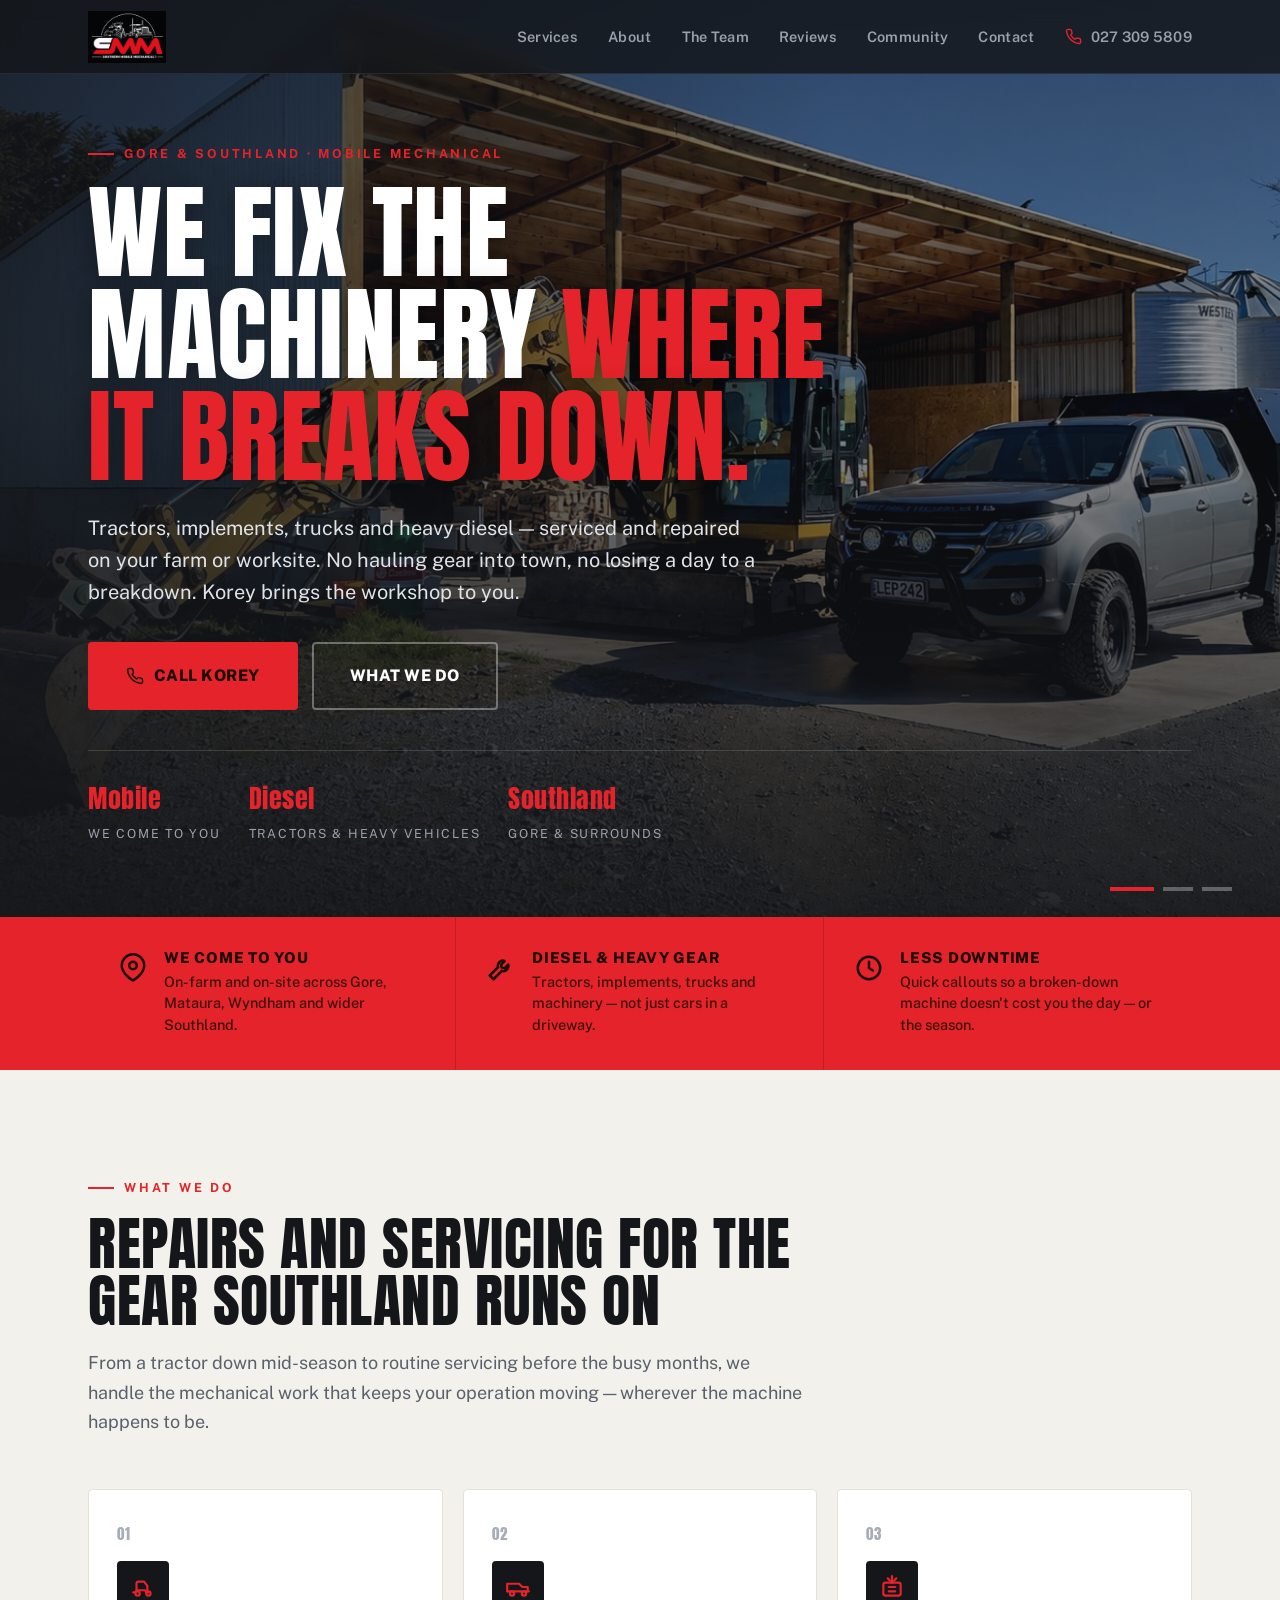
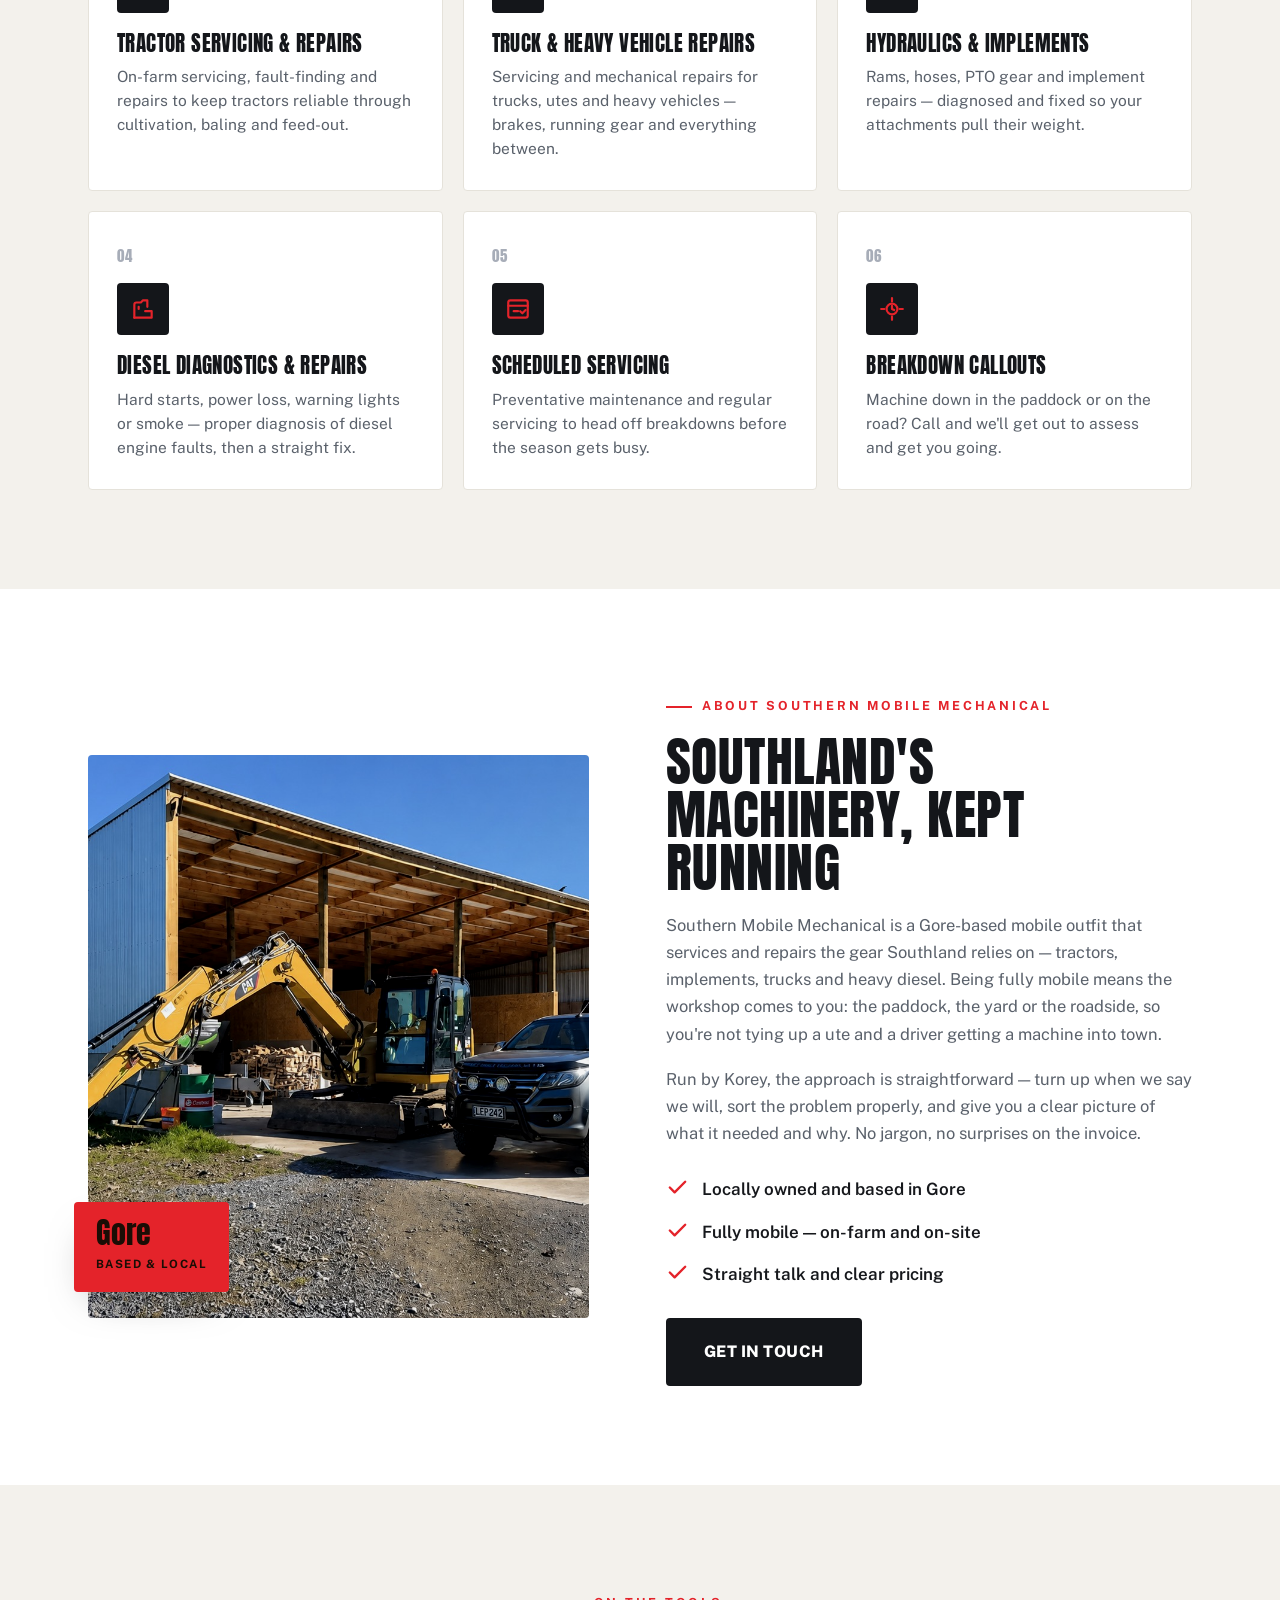
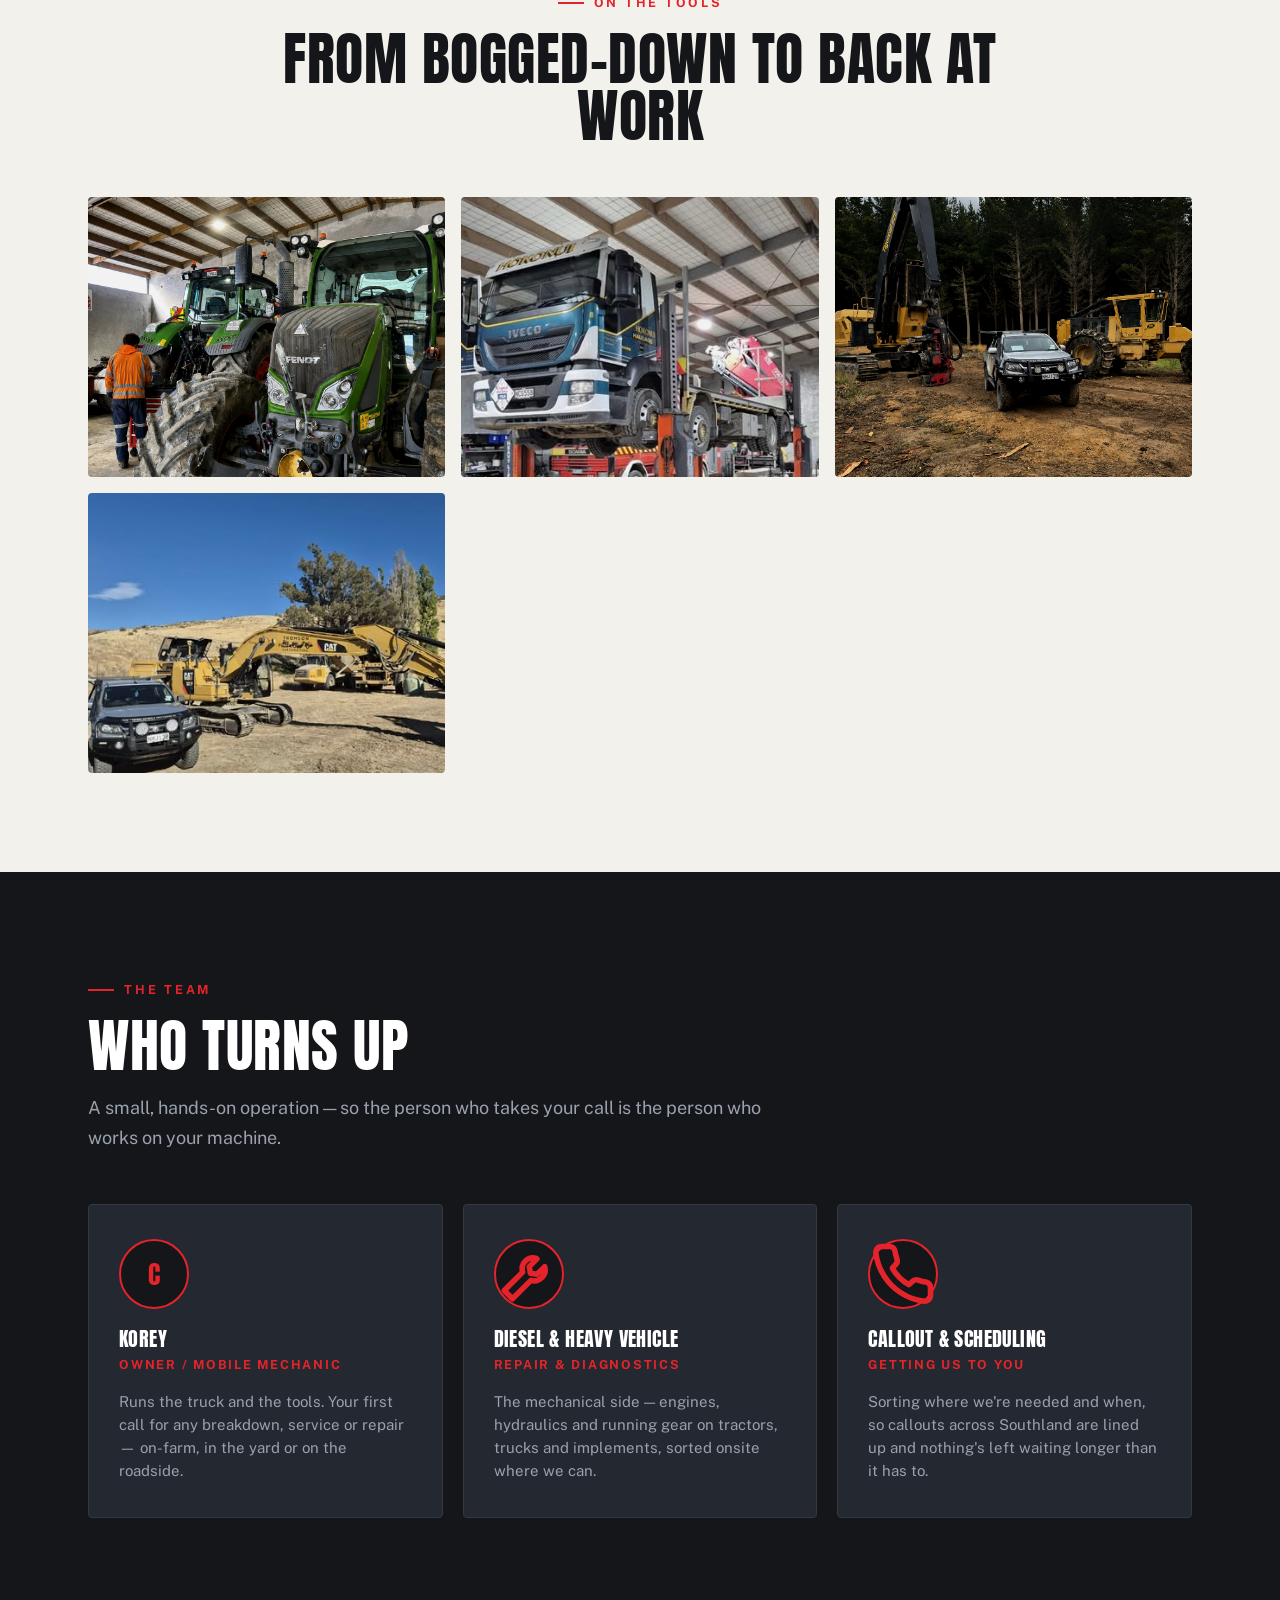
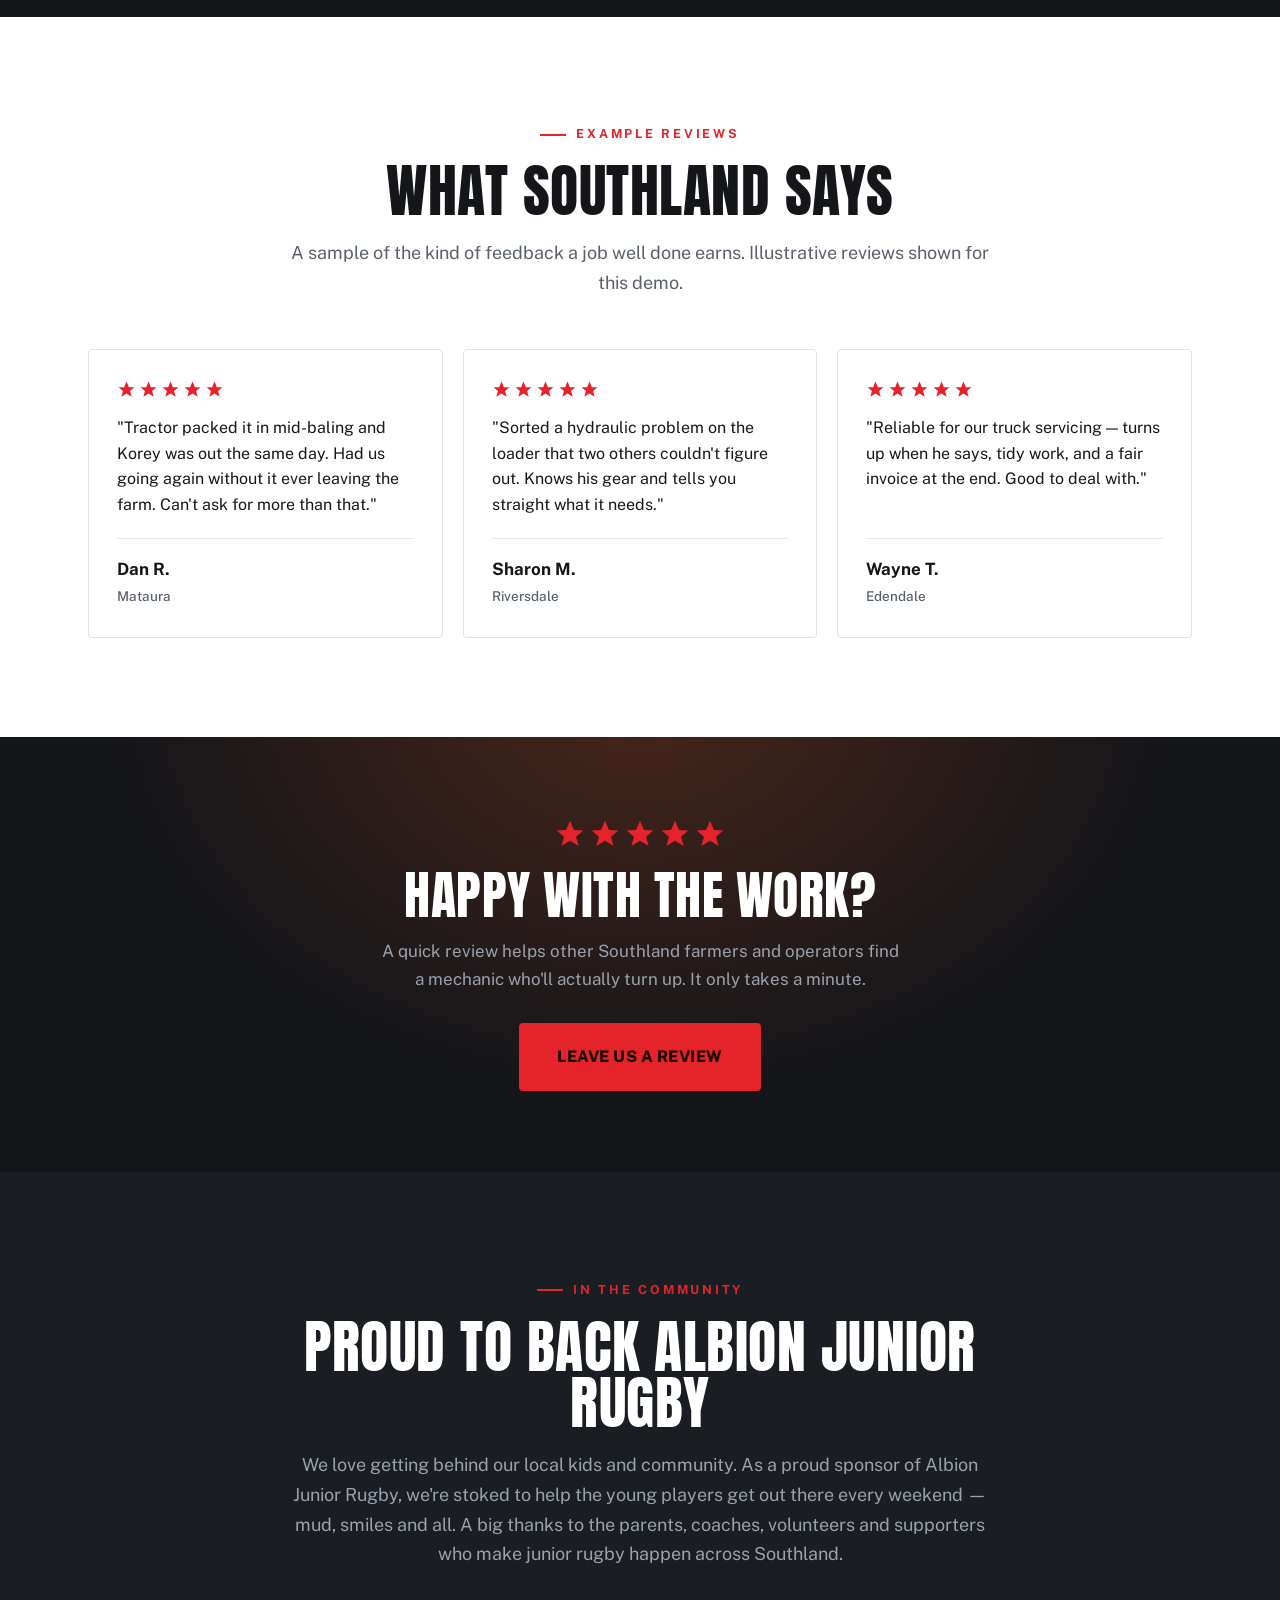
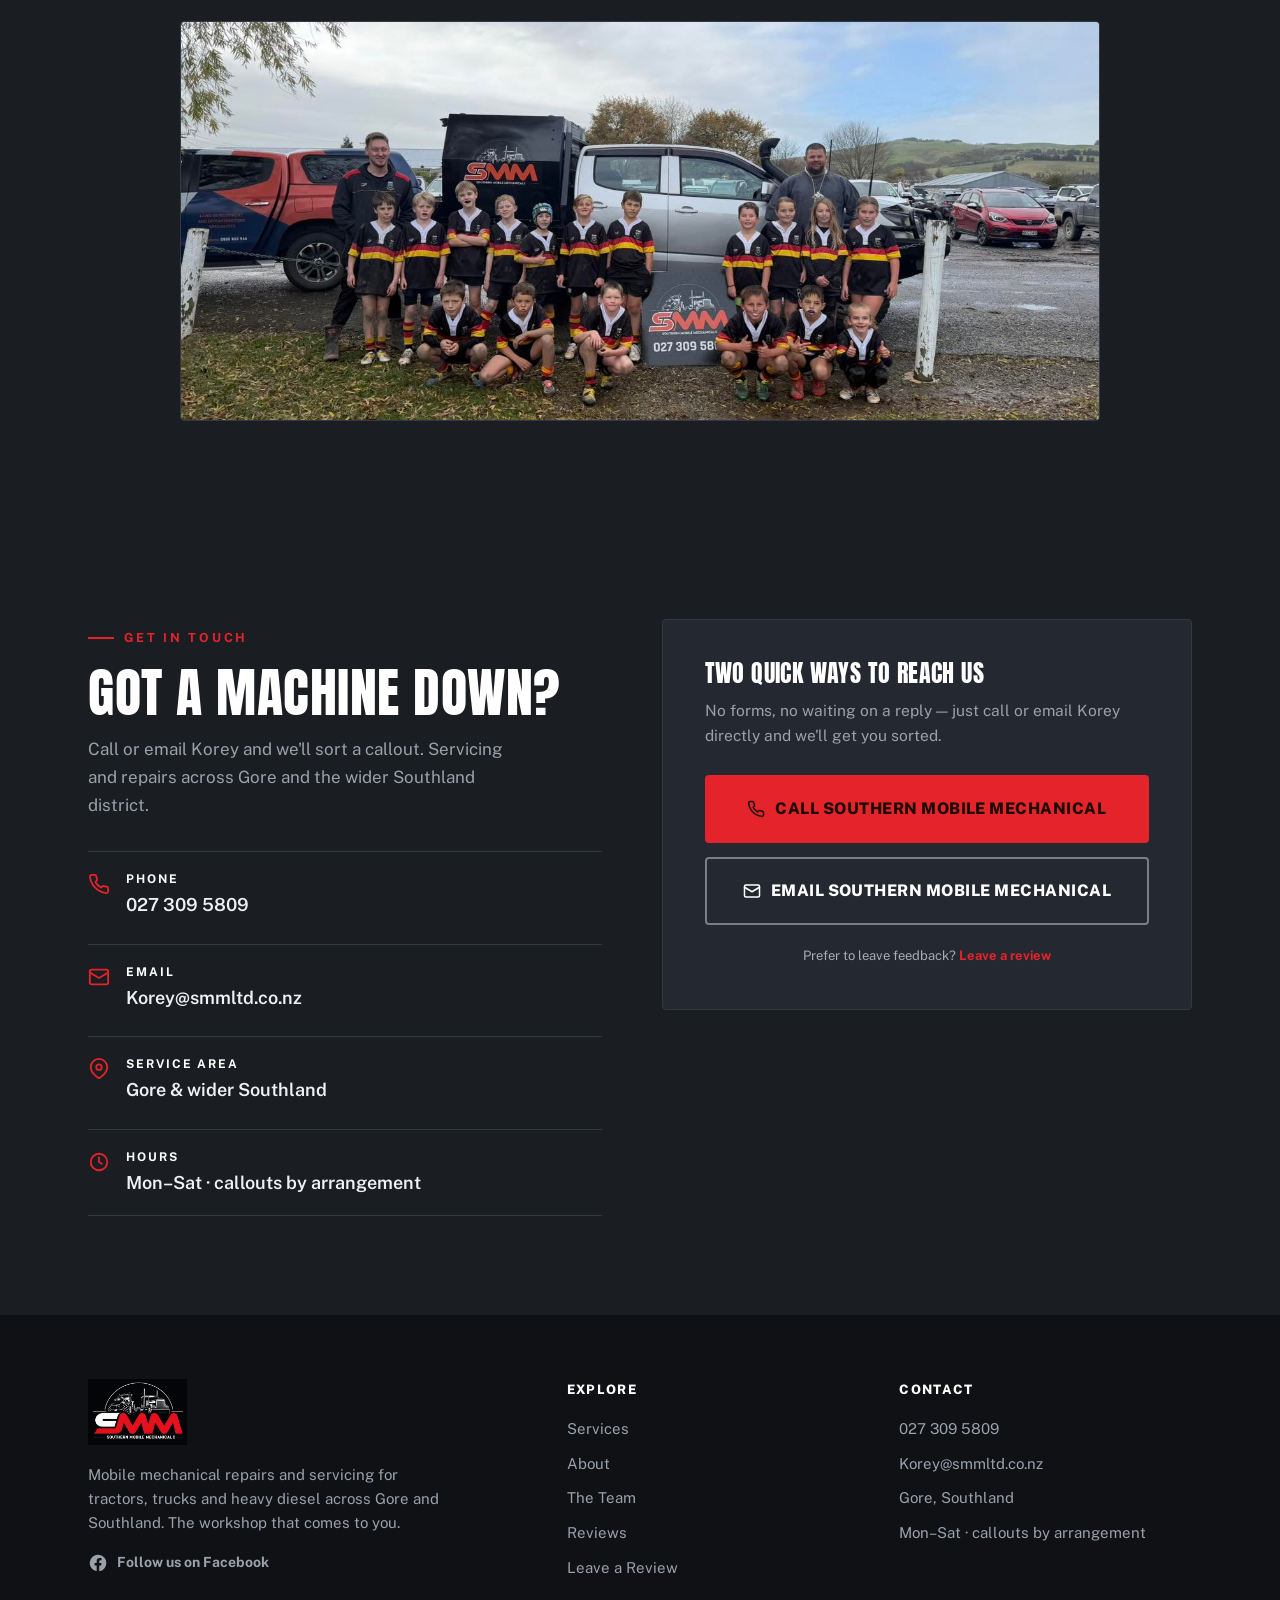
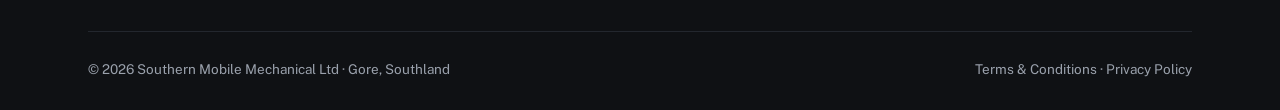
<file: index.html>
<!DOCTYPE html>
<html lang="en-NZ">
<head>
<meta charset="UTF-8">
<meta name="viewport" content="width=device-width, initial-scale=1">
<title>Southern Mobile Mechanical Ltd | Mobile Mechanic, Gore &amp; Southland</title>
<meta name="description" content="Mobile mechanical repairs and servicing across Gore and Southland — tractors, implements, trucks and heavy diesel, fixed on your farm or worksite. Call Korey to get us out.">
<link rel="icon" href="favicon.svg" type="image/svg+xml">
<meta property="og:title" content="Southern Mobile Mechanical Ltd | Mobile Mechanic, Gore &amp; Southland">
<meta property="og:description" content="Tractors, implements, trucks and heavy diesel — serviced and repaired on your farm or worksite across Southland.">
<meta property="og:type" content="website">
<meta property="og:image" content="https://southern-mobile-mechanical-ltd-demo.vercel.app/img/hero-1.jpg">
<meta property="og:url" content="https://southern-mobile-mechanical-ltd-demo.vercel.app/">
<link rel="preconnect" href="https://fonts.googleapis.com">
<link rel="preconnect" href="https://fonts.gstatic.com" crossorigin>
<link href="https://fonts.googleapis.com/css2?family=Anton&family=Public+Sans:wght@400;500;600;700;800&display=swap" rel="stylesheet">
<link rel="stylesheet" href="styles.css">
</head>
<body>

<!-- Intro overlay -->
<div class="intro" id="intro">
  <div class="intro-mark">
    <div class="m">
      <svg viewBox="0 0 24 24" fill="none" stroke="#1a0d05" stroke-width="2" stroke-linecap="round" stroke-linejoin="round"><path d="M14.7 6.3a4 4 0 0 0-5 5L3 18l3 3 6.7-6.7a4 4 0 0 0 5-5l-2.8 2.8-2.4-.4-.4-2.4 2.8-2.8z"/></svg>
    </div>
    <b>SMM</b>
    <div class="intro-bar"><i></i></div>
  </div>
</div>

<!-- Nav -->
<nav class="nav" id="nav">
  <div class="wrap">
    <a href="index.html" class="brand">
      <img src="img/logo.png" alt="Southern Mobile Mechanical Ltd" class="brand-logo">
    </a>
    <button class="nav-toggle" id="navToggle" aria-label="Menu">
      <svg viewBox="0 0 24 24" fill="none" stroke="currentColor" stroke-width="2" stroke-linecap="round"><line x1="3" y1="6" x2="21" y2="6"/><line x1="3" y1="12" x2="21" y2="12"/><line x1="3" y1="18" x2="21" y2="18"/></svg>
    </button>
    <div class="nav-links" id="navLinks">
      <a href="#services">Services</a>
      <a href="#about">About</a>
      <a href="#crew">The Team</a>
      <a href="#reviews">Reviews</a>
      <a href="#community">Community</a>
      <a href="#contact">Contact</a>
      <a href="tel:+64273095809" class="nav-phone"><svg viewBox="0 0 24 24" fill="none" stroke="currentColor" stroke-width="2" stroke-linecap="round" stroke-linejoin="round"><path d="M22 16.9v3a2 2 0 0 1-2.2 2 19.8 19.8 0 0 1-8.6-3.1 19.5 19.5 0 0 1-6-6 19.8 19.8 0 0 1-3.1-8.6A2 2 0 0 1 4.1 2h3a2 2 0 0 1 2 1.7c.1 1 .4 1.9.7 2.8a2 2 0 0 1-.5 2.1L8.1 9.9a16 16 0 0 0 6 6l1.3-1.2a2 2 0 0 1 2.1-.5c.9.3 1.8.6 2.8.7a2 2 0 0 1 1.7 2z"/></svg>027 309 5809</a>
    </div>
  </div>
</nav>

<!-- Hero -->
<header class="hero" id="top">
  <div class="hero-bg" id="heroBg">
    <div class="hero-slide active" style="background-image:url('img/hero-1.jpg')"></div>
    <div class="hero-slide" data-lazy="img/hero-2.jpg"></div>
    <div class="hero-slide" data-lazy="img/hero-3.jpg"></div>
  </div>
  <div class="hero-scrim"></div>
  <div class="wrap hero-inner">
    <span class="eyebrow">Gore &amp; Southland · Mobile Mechanical</span>
    <h1>We fix the machinery <em>where it breaks down.</em></h1>
    <p class="lead">Tractors, implements, trucks and heavy diesel — serviced and repaired on your farm or worksite. No hauling gear into town, no losing a day to a breakdown. Korey brings the workshop to you.</p>
    <div class="hero-cta">
      <a href="tel:+64273095809" class="btn btn-primary btn-lg"><svg viewBox="0 0 24 24" fill="none" stroke="currentColor" stroke-width="2" stroke-linecap="round" stroke-linejoin="round"><path d="M22 16.9v3a2 2 0 0 1-2.2 2 19.8 19.8 0 0 1-8.6-3.1 19.5 19.5 0 0 1-6-6 19.8 19.8 0 0 1-3.1-8.6A2 2 0 0 1 4.1 2h3a2 2 0 0 1 2 1.7c.1 1 .4 1.9.7 2.8a2 2 0 0 1-.5 2.1L8.1 9.9a16 16 0 0 0 6 6l1.3-1.2a2 2 0 0 1 2.1-.5c.9.3 1.8.6 2.8.7a2 2 0 0 1 1.7 2z"/></svg>Call Korey</a>
      <a href="#services" class="btn btn-ghost btn-lg">What we do</a>
    </div>
    <div class="hero-meta">
      <div><b>Mobile</b><span>We come to you</span></div>
      <div><b>Diesel</b><span>Tractors &amp; heavy vehicles</span></div>
      <div><b>Southland</b><span>Gore &amp; surrounds</span></div>
    </div>
  </div>
  <div class="hero-dots" id="heroDots">
    <button class="on" aria-label="Slide 1"></button>
    <button aria-label="Slide 2"></button>
    <button aria-label="Slide 3"></button>
  </div>
</header>

<!-- Trust strip -->
<section class="trust">
  <div class="wrap">
    <div class="trust-item">
      <svg viewBox="0 0 24 24" fill="none" stroke="currentColor" stroke-width="2" stroke-linecap="round" stroke-linejoin="round"><path d="M21 10c0 7-9 12-9 12s-9-5-9-12a9 9 0 0 1 18 0z"/><circle cx="12" cy="10" r="3"/></svg>
      <div><h3>We come to you</h3><p>On-farm and on-site across Gore, Mataura, Wyndham and wider Southland.</p></div>
    </div>
    <div class="trust-item">
      <svg viewBox="0 0 24 24" fill="none" stroke="currentColor" stroke-width="2" stroke-linecap="round" stroke-linejoin="round"><path d="M14.7 6.3a4 4 0 0 0-5 5L3 18l3 3 6.7-6.7a4 4 0 0 0 5-5l-2.8 2.8-2.4-.4-.4-2.4 2.8-2.8z"/></svg>
      <div><h3>Diesel &amp; heavy gear</h3><p>Tractors, implements, trucks and machinery — not just cars in a driveway.</p></div>
    </div>
    <div class="trust-item">
      <svg viewBox="0 0 24 24" fill="none" stroke="currentColor" stroke-width="2" stroke-linecap="round" stroke-linejoin="round"><circle cx="12" cy="12" r="9"/><polyline points="12 7 12 12 15 14"/></svg>
      <div><h3>Less downtime</h3><p>Quick callouts so a broken-down machine doesn't cost you the day — or the season.</p></div>
    </div>
  </div>
</section>

<!-- Services -->
<section class="band band-bone" id="services">
  <div class="wrap">
    <div class="section-head reveal">
      <span class="eyebrow">What we do</span>
      <h2>Repairs and servicing for the gear Southland runs on</h2>
      <p>From a tractor down mid-season to routine servicing before the busy months, we handle the mechanical work that keeps your operation moving — wherever the machine happens to be.</p>
    </div>
    <div class="svc-grid">
      <article class="svc-card reveal">
        <div class="svc-num">01</div>
        <div class="svc-ico"><svg viewBox="0 0 24 24" fill="none" stroke="currentColor" stroke-width="2" stroke-linecap="round" stroke-linejoin="round"><path d="M3 17h2l1-2h8l1 2h2"/><path d="M6 15V9a2 2 0 0 1 2-2h5l3 4v4"/><circle cx="7" cy="18" r="2"/><circle cx="17" cy="18" r="2"/></svg></div>
        <h3>Tractor servicing &amp; repairs</h3>
        <p>On-farm servicing, fault-finding and repairs to keep tractors reliable through cultivation, baling and feed-out.</p>
      </article>
      <article class="svc-card reveal">
        <div class="svc-num">02</div>
        <div class="svc-ico"><svg viewBox="0 0 24 24" fill="none" stroke="currentColor" stroke-width="2" stroke-linecap="round" stroke-linejoin="round"><path d="M2 16V9h11l3 3h5v4"/><path d="M2 16h20"/><circle cx="6.5" cy="18" r="2"/><circle cx="17.5" cy="18" r="2"/></svg></div>
        <h3>Truck &amp; heavy vehicle repairs</h3>
        <p>Servicing and mechanical repairs for trucks, utes and heavy vehicles — brakes, running gear and everything between.</p>
      </article>
      <article class="svc-card reveal">
        <div class="svc-num">03</div>
        <div class="svc-ico"><svg viewBox="0 0 24 24" fill="none" stroke="currentColor" stroke-width="2" stroke-linecap="round" stroke-linejoin="round"><path d="M12 2v6"/><path d="m8 4 4 4 4-4"/><rect x="4" y="8" width="16" height="12" rx="2"/><path d="M9 12h6M9 16h6"/></svg></div>
        <h3>Hydraulics &amp; implements</h3>
        <p>Rams, hoses, PTO gear and implement repairs — diagnosed and fixed so your attachments pull their weight.</p>
      </article>
      <article class="svc-card reveal">
        <div class="svc-num">04</div>
        <div class="svc-ico"><svg viewBox="0 0 24 24" fill="none" stroke="currentColor" stroke-width="2" stroke-linecap="round" stroke-linejoin="round"><path d="M4 20V8a2 2 0 0 1 2-2h4l2-2h4v6"/><path d="M4 20h16v-6h-6"/><path d="M8 12v-2"/></svg></div>
        <h3>Diesel diagnostics &amp; repairs</h3>
        <p>Hard starts, power loss, warning lights or smoke — proper diagnosis of diesel engine faults, then a straight fix.</p>
      </article>
      <article class="svc-card reveal">
        <div class="svc-num">05</div>
        <div class="svc-ico"><svg viewBox="0 0 24 24" fill="none" stroke="currentColor" stroke-width="2" stroke-linecap="round" stroke-linejoin="round"><rect x="3" y="4" width="18" height="16" rx="2"/><path d="M3 9h18"/><path d="M8 14h4"/><path d="m14 14 2 2 3-3"/></svg></div>
        <h3>Scheduled servicing</h3>
        <p>Preventative maintenance and regular servicing to head off breakdowns before the season gets busy.</p>
      </article>
      <article class="svc-card reveal">
        <div class="svc-num">06</div>
        <div class="svc-ico"><svg viewBox="0 0 24 24" fill="none" stroke="currentColor" stroke-width="2" stroke-linecap="round" stroke-linejoin="round"><path d="M12 2v3M12 19v3M2 12h3M19 12h3"/><circle cx="12" cy="12" r="5"/><path d="M12 9v3l2 1"/></svg></div>
        <h3>Breakdown callouts</h3>
        <p>Machine down in the paddock or on the road? Call and we'll get out to assess and get you going.</p>
      </article>
    </div>
  </div>
</section>

<!-- About -->
<section class="band band-paper" id="about">
  <div class="wrap about-grid">
    <div class="about-media reveal">
      <img src="img/about.jpg" alt="Excavator and the SMM ute at the Southern Mobile Mechanical yard" width="1000" height="563" loading="lazy">
      <div class="tag"><b>Gore</b><span>Based &amp; local</span></div>
    </div>
    <div class="about-copy reveal">
      <span class="eyebrow">About Southern Mobile Mechanical</span>
      <h2>Southland's machinery, kept running</h2>
      <p>Southern Mobile Mechanical is a Gore-based mobile outfit that services and repairs the gear Southland relies on — tractors, implements, trucks and heavy diesel. Being fully mobile means the workshop comes to you: the paddock, the yard or the roadside, so you're not tying up a ute and a driver getting a machine into town.</p>
      <p>Run by Korey, the approach is straightforward — turn up when we say we will, sort the problem properly, and give you a clear picture of what it needed and why. No jargon, no surprises on the invoice.</p>
      <ul class="checklist">
        <li><svg viewBox="0 0 24 24" fill="none" stroke="currentColor" stroke-width="2.5" stroke-linecap="round" stroke-linejoin="round"><polyline points="20 6 9 17 4 12"/></svg>Locally owned and based in Gore</li>
        <li><svg viewBox="0 0 24 24" fill="none" stroke="currentColor" stroke-width="2.5" stroke-linecap="round" stroke-linejoin="round"><polyline points="20 6 9 17 4 12"/></svg>Fully mobile — on-farm and on-site</li>
        <li><svg viewBox="0 0 24 24" fill="none" stroke="currentColor" stroke-width="2.5" stroke-linecap="round" stroke-linejoin="round"><polyline points="20 6 9 17 4 12"/></svg>Straight talk and clear pricing</li>
      </ul>
      <a href="#contact" class="btn btn-dark btn-lg" style="margin-top:30px">Get in touch</a>
    </div>
  </div>
</section>

<!-- Work / gallery -->
<section class="band band-bone">
  <div class="wrap">
    <div class="section-head center reveal">
      <span class="eyebrow center">On the tools</span>
      <h2>From bogged-down to back at work</h2>
    </div>
    <div class="svc-grid" style="gap:16px">
      <div class="reveal" style="overflow:hidden;border-radius:var(--radius)"><img src="img/work-1.jpg" alt="Fendt tractors in the shed for servicing by Southern Mobile Mechanical" width="1000" height="1250" loading="lazy" style="width:100%;height:280px;object-fit:cover;filter:var(--img-filter)"></div>
      <div class="reveal" style="overflow:hidden;border-radius:var(--radius)"><img src="img/work-2.jpg" alt="CAT excavator serviced on-site with the SMM ute in the Southland hills" width="1000" height="1250" loading="lazy" style="width:100%;height:280px;object-fit:cover;filter:var(--img-filter)"></div>
      <div class="reveal" style="overflow:hidden;border-radius:var(--radius)"><img src="img/work-3.jpg" alt="Forestry harvester and skidder repaired on-site by Southern Mobile Mechanical" width="1000" height="1250" loading="lazy" style="width:100%;height:280px;object-fit:cover;filter:var(--img-filter)"></div>
      <div class="reveal" style="overflow:hidden;border-radius:var(--radius)"><img src="img/work-4.jpg" alt="Telehandler service with the SMM mobile ute at a Southland farm" width="1000" height="750" loading="lazy" style="width:100%;height:280px;object-fit:cover;filter:var(--img-filter)"></div>
    </div>
  </div>
</section>

<!-- Crew -->
<section class="band band-dark" id="crew">
  <div class="wrap">
    <div class="section-head on-dark reveal">
      <span class="eyebrow">The team</span>
      <h2>Who turns up</h2>
      <p>A small, hands-on operation — so the person who takes your call is the person who works on your machine.</p>
    </div>
    <div class="crew-grid">
      <article class="crew-card reveal">
        <div class="avatar">C</div>
        <h3>Korey</h3>
        <div class="role">Owner / Mobile Mechanic</div>
        <p>Runs the truck and the tools. Your first call for any breakdown, service or repair — on-farm, in the yard or on the roadside.</p>
      </article>
      <article class="crew-card reveal">
        <div class="avatar"><svg viewBox="0 0 24 24" fill="none" stroke="currentColor" stroke-width="2" stroke-linecap="round" stroke-linejoin="round"><path d="M14.7 6.3a4 4 0 0 0-5 5L3 18l3 3 6.7-6.7a4 4 0 0 0 5-5l-2.8 2.8-2.4-.4-.4-2.4 2.8-2.8z"/></svg></div>
        <h3>Diesel &amp; Heavy Vehicle</h3>
        <div class="role">Repair &amp; Diagnostics</div>
        <p>The mechanical side — engines, hydraulics and running gear on tractors, trucks and implements, sorted onsite where we can.</p>
      </article>
      <article class="crew-card reveal">
        <div class="avatar"><svg viewBox="0 0 24 24" fill="none" stroke="currentColor" stroke-width="2" stroke-linecap="round" stroke-linejoin="round"><path d="M22 16.9v3a2 2 0 0 1-2.2 2 19.8 19.8 0 0 1-8.6-3.1 19.5 19.5 0 0 1-6-6 19.8 19.8 0 0 1-3.1-8.6A2 2 0 0 1 4.1 2h3a2 2 0 0 1 2 1.7c.1 1 .4 1.9.7 2.8a2 2 0 0 1-.5 2.1L8.1 9.9a16 16 0 0 0 6 6l1.3-1.2a2 2 0 0 1 2.1-.5c.9.3 1.8.6 2.8.7a2 2 0 0 1 1.7 2z"/></svg></div>
        <h3>Callout &amp; Scheduling</h3>
        <div class="role">Getting Us To You</div>
        <p>Sorting where we're needed and when, so callouts across Southland are lined up and nothing's left waiting longer than it has to.</p>
      </article>
    </div>
  </div>
</section>

<!-- Reviews -->
<section class="band band-paper" id="reviews">
  <div class="wrap">
    <div class="section-head center reveal">
      <span class="eyebrow center">Example reviews</span>
      <h2>What Southland says</h2>
      <p>A sample of the kind of feedback a job well done earns. Illustrative reviews shown for this demo.</p>
    </div>
    <div class="rev-grid">
      <article class="rev-card reveal">
        <div class="stars">
          <svg viewBox="0 0 24 24" fill="currentColor"><polygon points="12 2 15 9 22 9.3 16.5 14 18.5 21 12 17 5.5 21 7.5 14 2 9.3 9 9"/></svg>
          <svg viewBox="0 0 24 24" fill="currentColor"><polygon points="12 2 15 9 22 9.3 16.5 14 18.5 21 12 17 5.5 21 7.5 14 2 9.3 9 9"/></svg>
          <svg viewBox="0 0 24 24" fill="currentColor"><polygon points="12 2 15 9 22 9.3 16.5 14 18.5 21 12 17 5.5 21 7.5 14 2 9.3 9 9"/></svg>
          <svg viewBox="0 0 24 24" fill="currentColor"><polygon points="12 2 15 9 22 9.3 16.5 14 18.5 21 12 17 5.5 21 7.5 14 2 9.3 9 9"/></svg>
          <svg viewBox="0 0 24 24" fill="currentColor"><polygon points="12 2 15 9 22 9.3 16.5 14 18.5 21 12 17 5.5 21 7.5 14 2 9.3 9 9"/></svg>
        </div>
        <p>"Tractor packed it in mid-baling and Korey was out the same day. Had us going again without it ever leaving the farm. Can't ask for more than that."</p>
        <div class="who">Dan R.<span>Mataura</span></div>
      </article>
      <article class="rev-card reveal">
        <div class="stars">
          <svg viewBox="0 0 24 24" fill="currentColor"><polygon points="12 2 15 9 22 9.3 16.5 14 18.5 21 12 17 5.5 21 7.5 14 2 9.3 9 9"/></svg>
          <svg viewBox="0 0 24 24" fill="currentColor"><polygon points="12 2 15 9 22 9.3 16.5 14 18.5 21 12 17 5.5 21 7.5 14 2 9.3 9 9"/></svg>
          <svg viewBox="0 0 24 24" fill="currentColor"><polygon points="12 2 15 9 22 9.3 16.5 14 18.5 21 12 17 5.5 21 7.5 14 2 9.3 9 9"/></svg>
          <svg viewBox="0 0 24 24" fill="currentColor"><polygon points="12 2 15 9 22 9.3 16.5 14 18.5 21 12 17 5.5 21 7.5 14 2 9.3 9 9"/></svg>
          <svg viewBox="0 0 24 24" fill="currentColor"><polygon points="12 2 15 9 22 9.3 16.5 14 18.5 21 12 17 5.5 21 7.5 14 2 9.3 9 9"/></svg>
        </div>
        <p>"Sorted a hydraulic problem on the loader that two others couldn't figure out. Knows his gear and tells you straight what it needs."</p>
        <div class="who">Sharon M.<span>Riversdale</span></div>
      </article>
      <article class="rev-card reveal">
        <div class="stars">
          <svg viewBox="0 0 24 24" fill="currentColor"><polygon points="12 2 15 9 22 9.3 16.5 14 18.5 21 12 17 5.5 21 7.5 14 2 9.3 9 9"/></svg>
          <svg viewBox="0 0 24 24" fill="currentColor"><polygon points="12 2 15 9 22 9.3 16.5 14 18.5 21 12 17 5.5 21 7.5 14 2 9.3 9 9"/></svg>
          <svg viewBox="0 0 24 24" fill="currentColor"><polygon points="12 2 15 9 22 9.3 16.5 14 18.5 21 12 17 5.5 21 7.5 14 2 9.3 9 9"/></svg>
          <svg viewBox="0 0 24 24" fill="currentColor"><polygon points="12 2 15 9 22 9.3 16.5 14 18.5 21 12 17 5.5 21 7.5 14 2 9.3 9 9"/></svg>
          <svg viewBox="0 0 24 24" fill="currentColor"><polygon points="12 2 15 9 22 9.3 16.5 14 18.5 21 12 17 5.5 21 7.5 14 2 9.3 9 9"/></svg>
        </div>
        <p>"Reliable for our truck servicing — turns up when he says, tidy work, and a fair invoice at the end. Good to deal with."</p>
        <div class="who">Wayne T.<span>Edendale</span></div>
      </article>
    </div>
  </div>
</section>

<!-- Review funnel banner -->
<section class="funnel">
  <div class="wrap">
    <div class="stars">
      <svg viewBox="0 0 24 24" fill="currentColor"><polygon points="12 2 15 9 22 9.3 16.5 14 18.5 21 12 17 5.5 21 7.5 14 2 9.3 9 9"/></svg>
      <svg viewBox="0 0 24 24" fill="currentColor"><polygon points="12 2 15 9 22 9.3 16.5 14 18.5 21 12 17 5.5 21 7.5 14 2 9.3 9 9"/></svg>
      <svg viewBox="0 0 24 24" fill="currentColor"><polygon points="12 2 15 9 22 9.3 16.5 14 18.5 21 12 17 5.5 21 7.5 14 2 9.3 9 9"/></svg>
      <svg viewBox="0 0 24 24" fill="currentColor"><polygon points="12 2 15 9 22 9.3 16.5 14 18.5 21 12 17 5.5 21 7.5 14 2 9.3 9 9"/></svg>
      <svg viewBox="0 0 24 24" fill="currentColor"><polygon points="12 2 15 9 22 9.3 16.5 14 18.5 21 12 17 5.5 21 7.5 14 2 9.3 9 9"/></svg>
    </div>
    <h2>Happy with the work?</h2>
    <p>A quick review helps other Southland farmers and operators find a mechanic who'll actually turn up. It only takes a minute.</p>
    <a href="review.html" class="btn btn-primary btn-lg">Leave us a review</a>
  </div>
</section>

<!-- Sponsorship / Community -->
<section class="band band-steel" id="community">
  <div class="wrap">
    <div class="section-head center on-dark reveal">
      <span class="eyebrow center">In the community</span>
      <h2>Proud to back Albion Junior Rugby</h2>
      <p>We love getting behind our local kids and community. As a proud sponsor of Albion Junior Rugby, we're stoked to help the young players get out there every weekend — mud, smiles and all. A big thanks to the parents, coaches, volunteers and supporters who make junior rugby happen across Southland.</p>
    </div>
    <div class="sponsor-grid reveal" style="grid-template-columns:1fr;max-width:920px;margin-left:auto;margin-right:auto">
      <img src="img/sponsor-team.jpg" alt="Albion Junior Rugby team sponsored by Southern Mobile Mechanical" loading="lazy">
    </div>
  </div>
</section>

<!-- Contact -->
<section class="band band-steel" id="contact">
  <div class="wrap contact-grid">
    <div class="contact-info reveal">
      <span class="eyebrow">Get in touch</span>
      <h2>Got a machine down?</h2>
      <p class="sub">Call or email Korey and we'll sort a callout. Servicing and repairs across Gore and the wider Southland district.</p>
      <div class="contact-lines">
        <div class="cline">
          <svg viewBox="0 0 24 24" fill="none" stroke="currentColor" stroke-width="2" stroke-linecap="round" stroke-linejoin="round"><path d="M22 16.9v3a2 2 0 0 1-2.2 2 19.8 19.8 0 0 1-8.6-3.1 19.5 19.5 0 0 1-6-6 19.8 19.8 0 0 1-3.1-8.6A2 2 0 0 1 4.1 2h3a2 2 0 0 1 2 1.7c.1 1 .4 1.9.7 2.8a2 2 0 0 1-.5 2.1L8.1 9.9a16 16 0 0 0 6 6l1.3-1.2a2 2 0 0 1 2.1-.5c.9.3 1.8.6 2.8.7a2 2 0 0 1 1.7 2z"/></svg>
          <div><b>Phone</b><a href="tel:+64273095809">027 309 5809</a></div>
        </div>
        <div class="cline">
          <svg viewBox="0 0 24 24" fill="none" stroke="currentColor" stroke-width="2" stroke-linecap="round" stroke-linejoin="round"><rect x="2" y="4" width="20" height="16" rx="2"/><path d="m22 7-10 6L2 7"/></svg>
          <div><b>Email</b><a href="mailto:Korey@smmltd.co.nz">Korey@smmltd.co.nz</a></div>
        </div>
        <div class="cline">
          <svg viewBox="0 0 24 24" fill="none" stroke="currentColor" stroke-width="2" stroke-linecap="round" stroke-linejoin="round"><path d="M21 10c0 7-9 12-9 12s-9-5-9-12a9 9 0 0 1 18 0z"/><circle cx="12" cy="10" r="3"/></svg>
          <div><b>Service area</b><span>Gore &amp; wider Southland</span></div>
        </div>
        <div class="cline">
          <svg viewBox="0 0 24 24" fill="none" stroke="currentColor" stroke-width="2" stroke-linecap="round" stroke-linejoin="round"><circle cx="12" cy="12" r="9"/><polyline points="12 7 12 12 15 14"/></svg>
          <div><b>Hours</b><span>Mon–Sat · callouts by arrangement</span></div>
        </div>
      </div>
    </div>
    <div class="contact-action reveal">
      <h3>Two quick ways to reach us</h3>
      <p>No forms, no waiting on a reply — just call or email Korey directly and we'll get you sorted.</p>
      <a href="tel:+64273095809" class="btn btn-primary btn-lg btn-block"><svg viewBox="0 0 24 24" fill="none" stroke="currentColor" stroke-width="2" stroke-linecap="round" stroke-linejoin="round"><path d="M22 16.9v3a2 2 0 0 1-2.2 2 19.8 19.8 0 0 1-8.6-3.1 19.5 19.5 0 0 1-6-6 19.8 19.8 0 0 1-3.1-8.6A2 2 0 0 1 4.1 2h3a2 2 0 0 1 2 1.7c.1 1 .4 1.9.7 2.8a2 2 0 0 1-.5 2.1L8.1 9.9a16 16 0 0 0 6 6l1.3-1.2a2 2 0 0 1 2.1-.5c.9.3 1.8.6 2.8.7a2 2 0 0 1 1.7 2z"/></svg>Call Southern Mobile Mechanical</a>
      <a href="mailto:Korey@smmltd.co.nz" class="btn btn-ghost btn-lg btn-block" style="color:#fff;border-color:rgba(255,255,255,.4)"><svg viewBox="0 0 24 24" fill="none" stroke="currentColor" stroke-width="2" stroke-linecap="round" stroke-linejoin="round"><rect x="2" y="4" width="20" height="16" rx="2"/><path d="m22 7-10 6L2 7"/></svg>Email Southern Mobile Mechanical</a>
      <p class="note">Prefer to leave feedback? <a href="review.html" style="color:var(--accent);font-weight:700">Leave a review</a></p>
    </div>
  </div>
</section>

<!-- Footer -->
<footer class="foot">
  <div class="wrap">
    <div class="foot-top">
      <div>
        <a href="index.html" class="brand">
          <img src="img/logo.png" alt="Southern Mobile Mechanical Ltd" class="brand-logo">
        </a>
        <p class="foot-blurb">Mobile mechanical repairs and servicing for tractors, trucks and heavy diesel across Gore and Southland. The workshop that comes to you.</p>
        <a href="https://www.facebook.com/SMMLTD2021/" target="_blank" rel="noopener" class="foot-social" aria-label="Southern Mobile Mechanical on Facebook"><svg viewBox="0 0 24 24" fill="currentColor"><path d="M22 12a10 10 0 1 0-11.6 9.9v-7H7.9V12h2.5V9.8c0-2.5 1.5-3.8 3.7-3.8 1.1 0 2.2.2 2.2.2v2.4h-1.2c-1.2 0-1.6.8-1.6 1.5V12h2.7l-.4 2.9h-2.3v7A10 10 0 0 0 22 12z"/></svg>Follow us on Facebook</a>
      </div>
      <div class="foot-col">
        <h4>Explore</h4>
        <a href="#services">Services</a>
        <a href="#about">About</a>
        <a href="#crew">The Team</a>
        <a href="#reviews">Reviews</a>
        <a href="review.html">Leave a Review</a>
      </div>
      <div class="foot-col">
        <h4>Contact</h4>
        <a href="tel:+64273095809">027 309 5809</a>
        <a href="mailto:Korey@smmltd.co.nz">Korey@smmltd.co.nz</a>
        <p>Gore, Southland</p>
        <p>Mon–Sat · callouts by arrangement</p>
      </div>
    </div>
    <div class="foot-bottom">
      <span>© <span id="yr"></span> Southern Mobile Mechanical Ltd · Gore, Southland</span>
      <span><a href="terms.html">Terms &amp; Conditions</a> · <a href="privacy.html">Privacy Policy</a></span>
    </div>
  </div>
</footer>

<script>
  // Intro overlay
  window.addEventListener('load',function(){
    setTimeout(function(){document.getElementById('intro').classList.add('hide')},900);
  });
  // Nav scroll + mobile toggle
  var nav=document.getElementById('nav');
  window.addEventListener('scroll',function(){nav.classList.toggle('solid',window.scrollY>40)});
  var toggle=document.getElementById('navToggle'),links=document.getElementById('navLinks');
  toggle.addEventListener('click',function(){links.classList.toggle('open')});
  links.querySelectorAll('a').forEach(function(a){a.addEventListener('click',function(){links.classList.remove('open')})});
  // Hero rotation
  (function(){
    var slides=Array.prototype.slice.call(document.querySelectorAll('.hero-slide'));
    var dots=Array.prototype.slice.call(document.querySelectorAll('#heroDots button'));
    var i=0;
    slides.forEach(function(s){var u=s.getAttribute('data-lazy');if(u){var im=new Image();im.onload=function(){s.style.backgroundImage="url('"+u+"')"};im.src=u;}});
    var reduce=window.matchMedia('(prefers-reduced-motion: reduce)').matches;
    function go(n){slides[i].classList.remove('active');dots[i].classList.remove('on');i=n;slides[i].classList.add('active');dots[i].classList.add('on');}
    dots.forEach(function(d,n){d.addEventListener('click',function(){go(n)})});
    if(!reduce&&slides.length>1){setInterval(function(){go((i+1)%slides.length)},6000);}
  })();
  // Reveal on scroll
  var io=new IntersectionObserver(function(entries){entries.forEach(function(e){if(e.isIntersecting){e.target.classList.add('in');io.unobserve(e.target);}})},{threshold:.14});
  document.querySelectorAll('.reveal').forEach(function(el){io.observe(el)});
  // Year
  document.getElementById('yr').textContent=new Date().getFullYear();
</script>
</body>
</html>
</file>
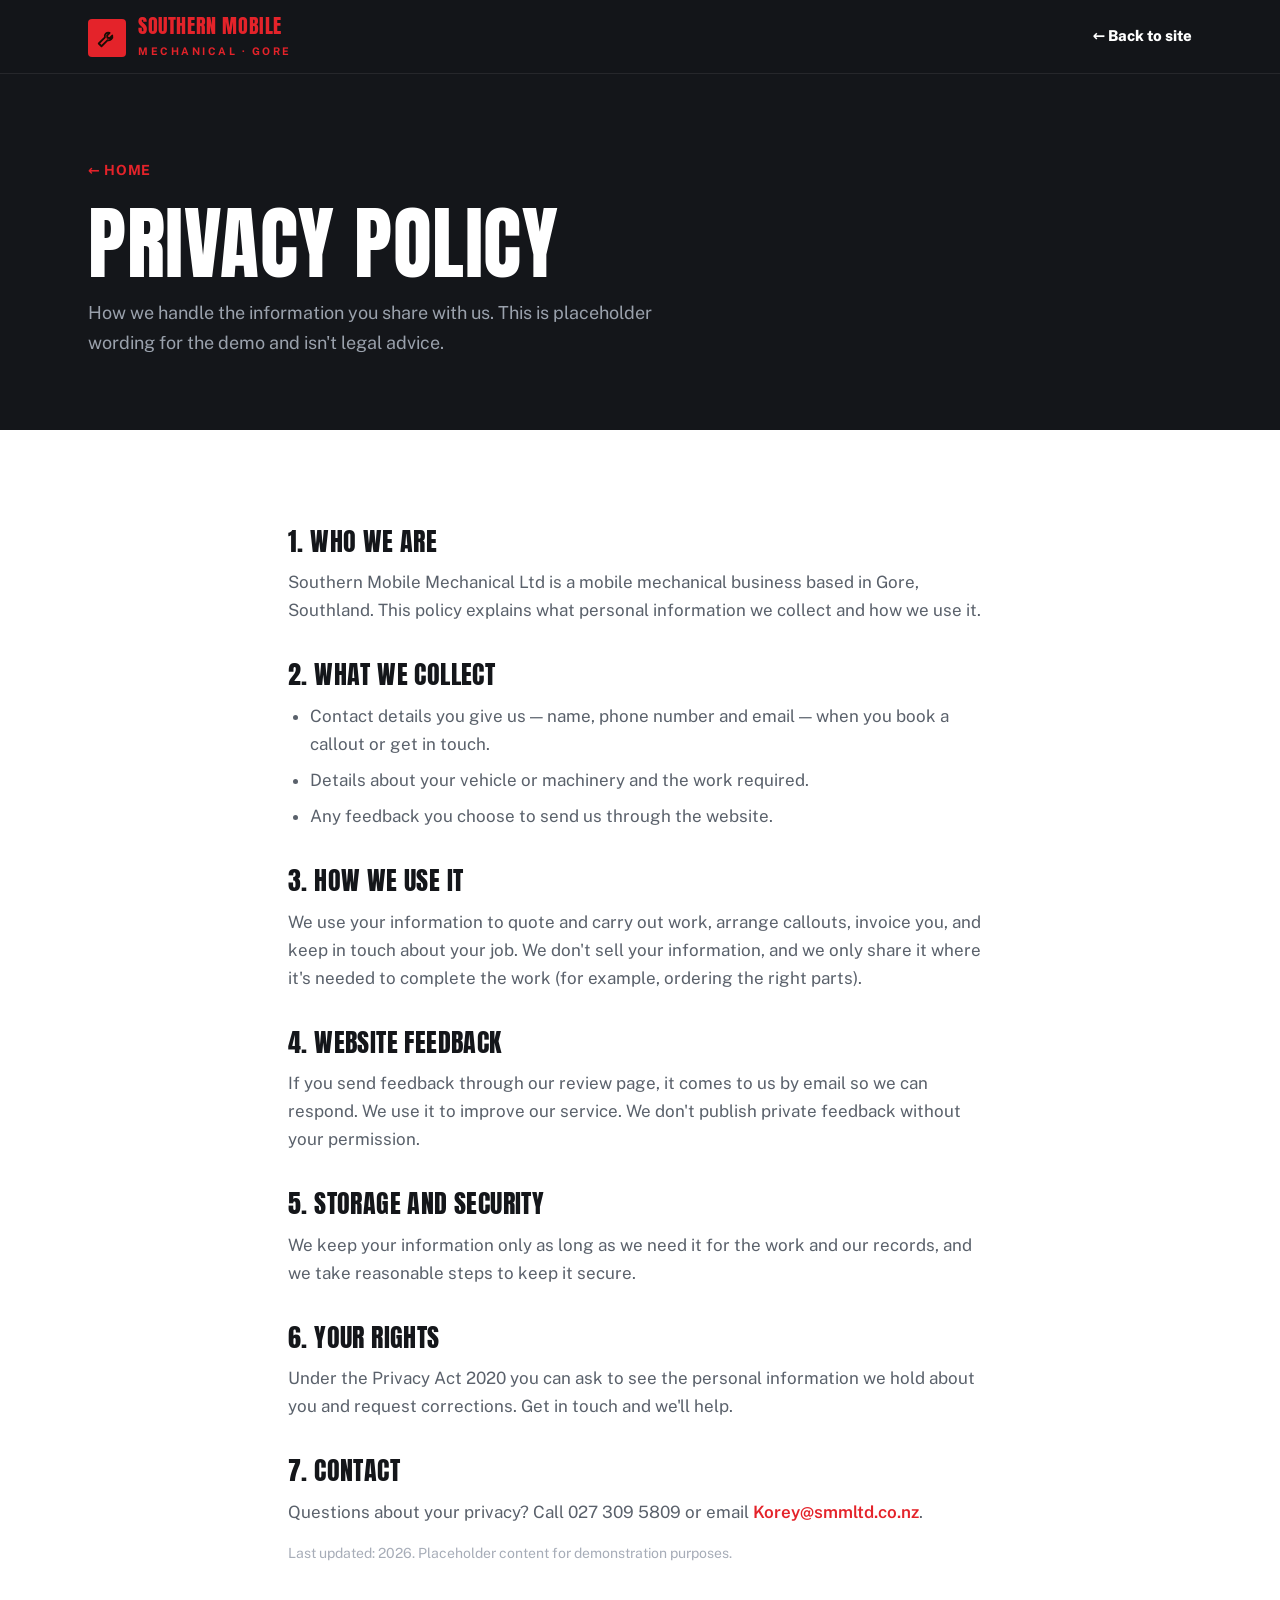
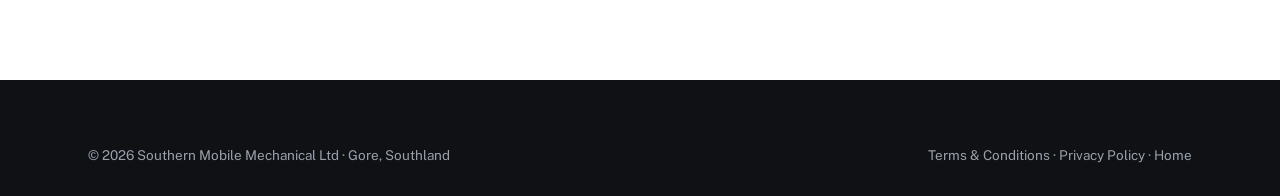
<file: privacy.html>
<!DOCTYPE html>
<html lang="en-NZ">
<head>
<meta charset="UTF-8">
<meta name="viewport" content="width=device-width, initial-scale=1">
<title>Privacy Policy | Southern Mobile Mechanical Ltd</title>
<meta name="description" content="How Southern Mobile Mechanical Ltd, Gore, handles your information.">
<link rel="icon" href="favicon.svg" type="image/svg+xml">
<link rel="preconnect" href="https://fonts.googleapis.com">
<link rel="preconnect" href="https://fonts.gstatic.com" crossorigin>
<link href="https://fonts.googleapis.com/css2?family=Anton&family=Public+Sans:wght@400;500;600;700;800&display=swap" rel="stylesheet">
<link rel="stylesheet" href="styles.css">
</head>
<body>

<nav class="nav solid">
  <div class="wrap">
    <a href="index.html" class="brand">
      <span class="mark"><svg viewBox="0 0 24 24" fill="none" stroke="#1a0d05" stroke-width="2" stroke-linecap="round" stroke-linejoin="round"><path d="M14.7 6.3a4 4 0 0 0-5 5L3 18l3 3 6.7-6.7a4 4 0 0 0 5-5l-2.8 2.8-2.4-.4-.4-2.4 2.8-2.8z"/></svg></span>
      <span><b>Southern Mobile</b><span>Mechanical · Gore</span></span>
    </a>
    <a href="index.html" class="nav-phone">← Back to site</a>
  </div>
</nav>

<header class="subhead">
  <div class="wrap">
    <a href="index.html" class="back">← Home</a>
    <h1>Privacy Policy</h1>
    <p>How we handle the information you share with us. This is placeholder wording for the demo and isn't legal advice.</p>
  </div>
</header>

<section class="band band-paper">
  <div class="wrap prose">
    <h2>1. Who we are</h2>
    <p>Southern Mobile Mechanical Ltd is a mobile mechanical business based in Gore, Southland. This policy explains what personal information we collect and how we use it.</p>

    <h2>2. What we collect</h2>
    <ul>
      <li>Contact details you give us — name, phone number and email — when you book a callout or get in touch.</li>
      <li>Details about your vehicle or machinery and the work required.</li>
      <li>Any feedback you choose to send us through the website.</li>
    </ul>

    <h2>3. How we use it</h2>
    <p>We use your information to quote and carry out work, arrange callouts, invoice you, and keep in touch about your job. We don't sell your information, and we only share it where it's needed to complete the work (for example, ordering the right parts).</p>

    <h2>4. Website feedback</h2>
    <p>If you send feedback through our review page, it comes to us by email so we can respond. We use it to improve our service. We don't publish private feedback without your permission.</p>

    <h2>5. Storage and security</h2>
    <p>We keep your information only as long as we need it for the work and our records, and we take reasonable steps to keep it secure.</p>

    <h2>6. Your rights</h2>
    <p>Under the Privacy Act 2020 you can ask to see the personal information we hold about you and request corrections. Get in touch and we'll help.</p>

    <h2>7. Contact</h2>
    <p>Questions about your privacy? Call 027 309 5809 or email <a href="mailto:Korey@smmltd.co.nz" style="color:var(--accent);font-weight:600">Korey@smmltd.co.nz</a>.</p>

    <p class="muted">Last updated: 2026. Placeholder content for demonstration purposes.</p>
  </div>
</section>

<footer class="foot">
  <div class="wrap">
    <div class="foot-bottom" style="border-top:0;padding-top:0">
      <span>© <span id="yr"></span> Southern Mobile Mechanical Ltd · Gore, Southland</span>
      <span><a href="terms.html">Terms &amp; Conditions</a> · <a href="privacy.html">Privacy Policy</a> · <a href="index.html">Home</a></span>
    </div>
  </div>
</footer>
<script>document.getElementById('yr').textContent=new Date().getFullYear();</script>
</body>
</html>
</file>
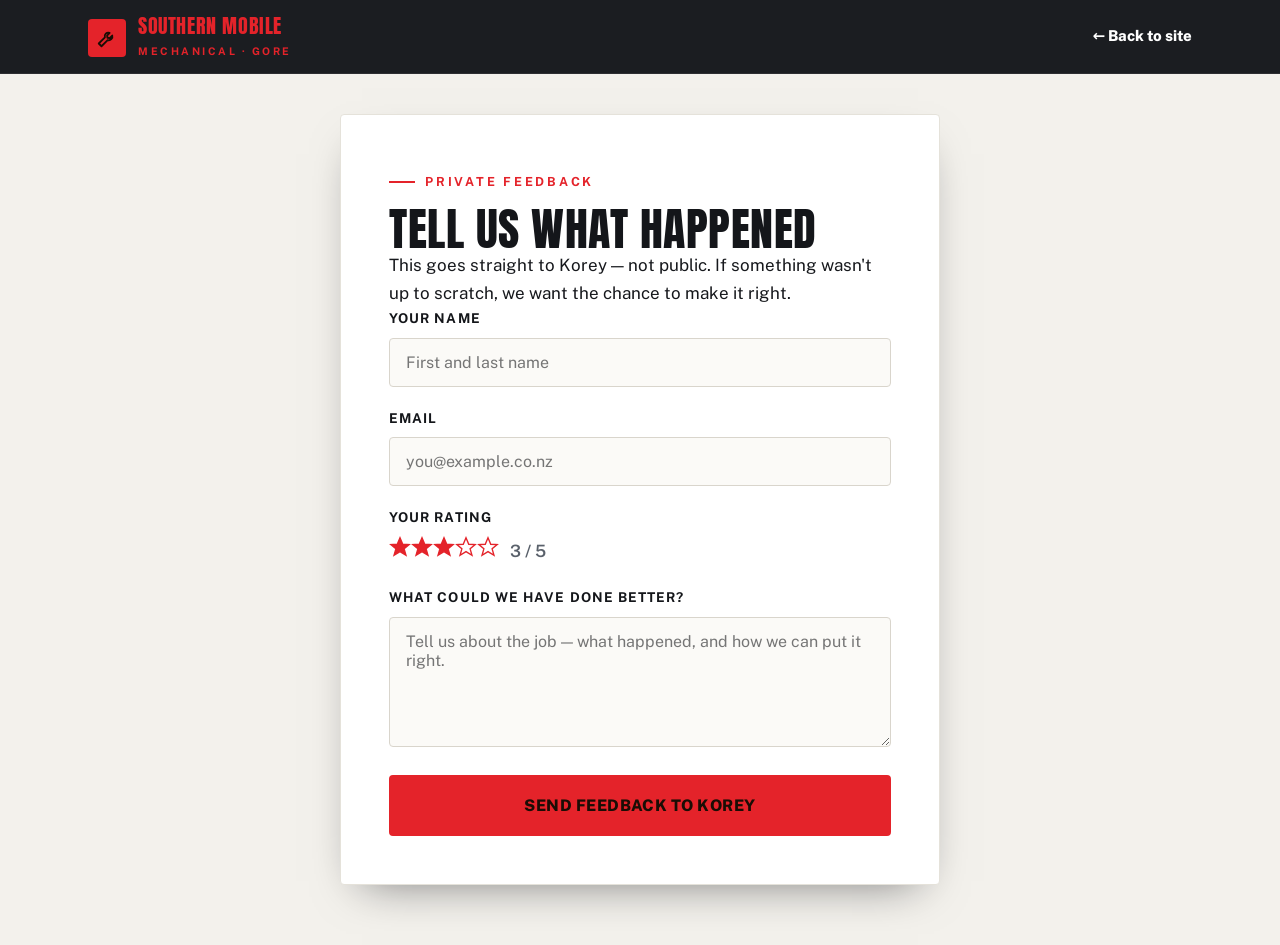
<file: private.html>
<!DOCTYPE html>
<html lang="en-NZ">
<head>
<meta charset="UTF-8">
<meta name="viewport" content="width=device-width, initial-scale=1">
<title>Private Feedback | Southern Mobile Mechanical Ltd</title>
<meta name="description" content="Tell Southern Mobile Mechanical privately how we can do better.">
<link rel="icon" href="favicon.svg" type="image/svg+xml">
<link rel="preconnect" href="https://fonts.googleapis.com">
<link rel="preconnect" href="https://fonts.gstatic.com" crossorigin>
<link href="https://fonts.googleapis.com/css2?family=Anton&family=Public+Sans:wght@400;500;600;700;800&display=swap" rel="stylesheet">
<link rel="stylesheet" href="styles.css">
</head>
<body>

<nav class="nav solid">
  <div class="wrap">
    <a href="index.html" class="brand">
      <span class="mark"><svg viewBox="0 0 24 24" fill="none" stroke="#1a0d05" stroke-width="2" stroke-linecap="round" stroke-linejoin="round"><path d="M14.7 6.3a4 4 0 0 0-5 5L3 18l3 3 6.7-6.7a4 4 0 0 0 5-5l-2.8 2.8-2.4-.4-.4-2.4 2.8-2.8z"/></svg></span>
      <span><b>Southern Mobile</b><span>Mechanical · Gore</span></span>
    </a>
    <a href="index.html" class="nav-phone">← Back to site</a>
  </div>
</nav>

<main class="form-shell">
  <div class="form-card">
    <div id="formView">
      <span class="eyebrow">Private feedback</span>
      <h1>Tell us what happened</h1>
      <p>This goes straight to Korey — not public. If something wasn't up to scratch, we want the chance to make it right.</p>

      <form action="https://formsubmit.co/Korey@smmltd.co.nz" method="POST" id="feedbackForm">
        <input type="hidden" name="_subject" value="New private feedback — website">
        <input type="hidden" name="_captcha" value="false">
        <input type="hidden" name="_template" value="table">

        <div class="field">
          <label for="name">Your name</label>
          <input type="text" id="name" name="Name" placeholder="First and last name" required>
        </div>
        <div class="field">
          <label for="email">Email</label>
          <input type="email" id="email" name="Email" placeholder="you@example.co.nz" required>
        </div>
        <div class="field">
          <label>Your rating</label>
          <div class="rating-display" id="ratingDisplay">
            <span id="ratingStars"></span>
            <span id="ratingText" style="color:var(--muted);font-weight:600;margin-left:6px"></span>
          </div>
          <input type="hidden" id="rating" name="Rating">
        </div>
        <div class="field">
          <label for="feedback">What could we have done better?</label>
          <textarea id="feedback" name="Feedback" placeholder="Tell us about the job — what happened, and how we can put it right." required></textarea>
        </div>
        <button type="submit" class="btn btn-primary btn-lg btn-block">Send feedback to Korey</button>
      </form>
    </div>

    <div class="form-success" id="successView">
      <div class="ok"><svg viewBox="0 0 24 24" fill="none" stroke="currentColor" stroke-width="2.5" stroke-linecap="round" stroke-linejoin="round"><polyline points="20 6 9 17 4 12"/></svg></div>
      <h2>Thanks — we've got it</h2>
      <p>Your feedback's on its way to Korey. We take it seriously and we'll be in touch if there's anything to sort out.</p>
      <a href="index.html" class="btn btn-dark btn-lg">Back to homepage</a>
    </div>
  </div>
</main>

<script>
  // Pre-fill rating from URL
  var params=new URLSearchParams(window.location.search);
  var rating=parseInt(params.get('rating'),10);
  if(!rating||rating<1||rating>5)rating=3;
  document.getElementById('rating').value=rating;
  var starsHtml="";
  for(var i=1;i<=5;i++){
    var fill=i<=rating?"currentColor":"none";
    starsHtml+='<svg viewBox="0 0 24 24" fill="'+fill+'" stroke="currentColor" stroke-width="1.5"><polygon points="12 2 15 9 22 9.3 16.5 14 18.5 21 12 17 5.5 21 7.5 14 2 9.3 9 9"/></svg>';
  }
  document.getElementById('ratingStars').innerHTML=starsHtml;
  document.getElementById('ratingText').textContent=rating+' / 5';

  // AJAX submit -> success state (no redirect, no reCAPTCHA)
  var form=document.getElementById('feedbackForm');
  form.addEventListener('submit',function(e){
    e.preventDefault();
    var btn=form.querySelector('button[type=submit]');
    btn.textContent="Sending…";btn.disabled=true;
    fetch(form.action,{method:'POST',body:new FormData(form),headers:{'Accept':'application/json'}})
      .then(function(){show()}).catch(function(){show()});
  });
  function show(){
    document.getElementById('formView').style.display='none';
    document.getElementById('successView').classList.add('show');
    window.scrollTo({top:0,behavior:'smooth'});
  }
</script>
</body>
</html>
</file>
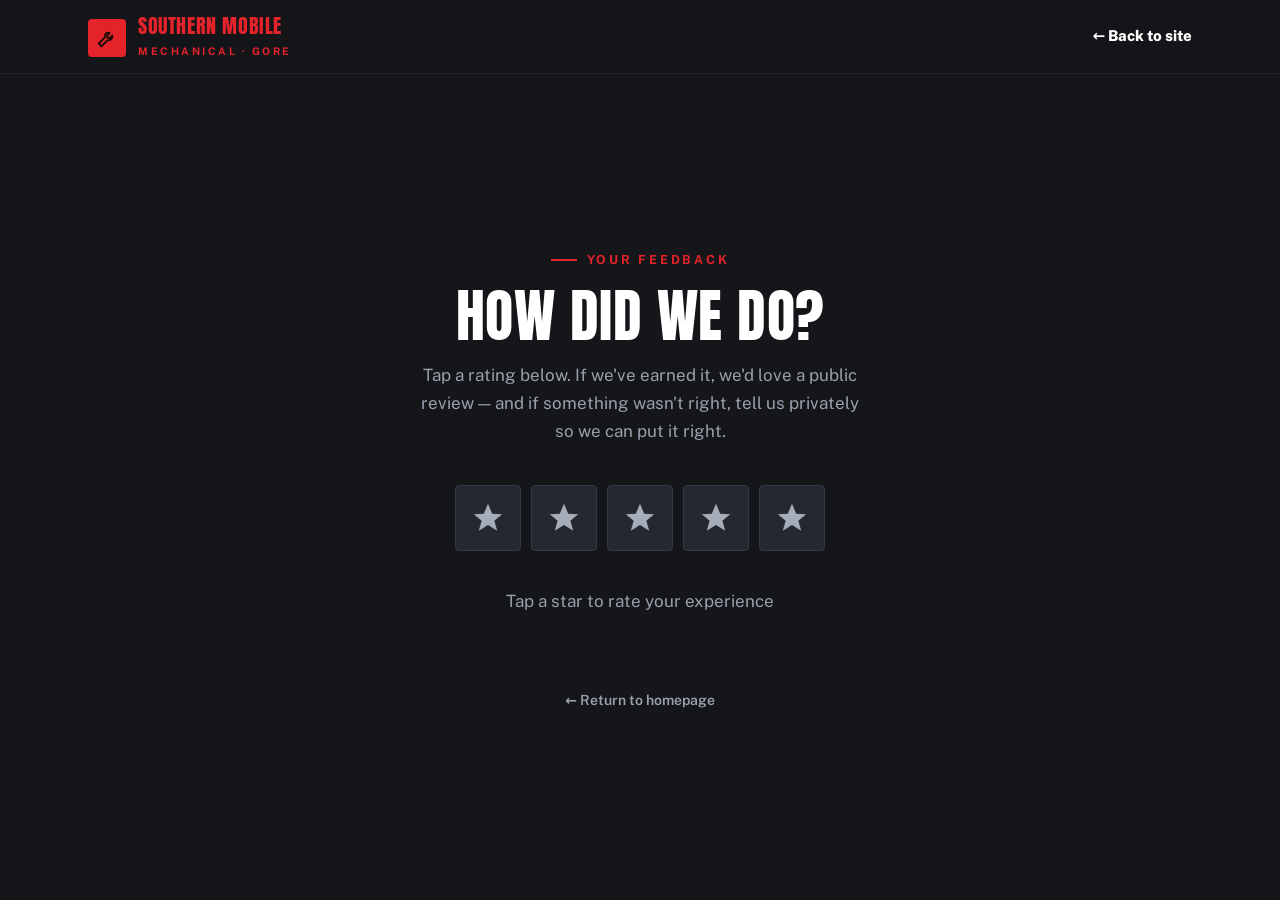
<file: review.html>
<!DOCTYPE html>
<html lang="en-NZ">
<head>
<meta charset="UTF-8">
<meta name="viewport" content="width=device-width, initial-scale=1">
<title>Leave a Review | Southern Mobile Mechanical Ltd</title>
<meta name="description" content="Tell us how we did — rate Southern Mobile Mechanical, Gore's mobile mechanic.">
<link rel="icon" href="favicon.svg" type="image/svg+xml">
<link rel="preconnect" href="https://fonts.googleapis.com">
<link rel="preconnect" href="https://fonts.gstatic.com" crossorigin>
<link href="https://fonts.googleapis.com/css2?family=Anton&family=Public+Sans:wght@400;500;600;700;800&display=swap" rel="stylesheet">
<link rel="stylesheet" href="styles.css">
</head>
<body>

<nav class="nav solid">
  <div class="wrap">
    <a href="index.html" class="brand">
      <span class="mark"><svg viewBox="0 0 24 24" fill="none" stroke="#1a0d05" stroke-width="2" stroke-linecap="round" stroke-linejoin="round"><path d="M14.7 6.3a4 4 0 0 0-5 5L3 18l3 3 6.7-6.7a4 4 0 0 0 5-5l-2.8 2.8-2.4-.4-.4-2.4 2.8-2.8z"/></svg></span>
      <span><b>Southern Mobile</b><span>Mechanical · Gore</span></span>
    </a>
    <a href="index.html" class="nav-phone">← Back to site</a>
  </div>
</nav>

<main class="review-shell">
  <div class="review-card">
    <span class="eyebrow">Your feedback</span>
    <h1>How did we do?</h1>
    <p>Tap a rating below. If we've earned it, we'd love a public review — and if something wasn't right, tell us privately so we can put it right.</p>

    <div class="starpick" id="starpick">
      <button data-r="1" aria-label="1 star"><svg viewBox="0 0 24 24" fill="currentColor"><polygon points="12 2 15 9 22 9.3 16.5 14 18.5 21 12 17 5.5 21 7.5 14 2 9.3 9 9"/></svg></button>
      <button data-r="2" aria-label="2 stars"><svg viewBox="0 0 24 24" fill="currentColor"><polygon points="12 2 15 9 22 9.3 16.5 14 18.5 21 12 17 5.5 21 7.5 14 2 9.3 9 9"/></svg></button>
      <button data-r="3" aria-label="3 stars"><svg viewBox="0 0 24 24" fill="currentColor"><polygon points="12 2 15 9 22 9.3 16.5 14 18.5 21 12 17 5.5 21 7.5 14 2 9.3 9 9"/></svg></button>
      <button data-r="4" aria-label="4 stars"><svg viewBox="0 0 24 24" fill="currentColor"><polygon points="12 2 15 9 22 9.3 16.5 14 18.5 21 12 17 5.5 21 7.5 14 2 9.3 9 9"/></svg></button>
      <button data-r="5" aria-label="5 stars"><svg viewBox="0 0 24 24" fill="currentColor"><polygon points="12 2 15 9 22 9.3 16.5 14 18.5 21 12 17 5.5 21 7.5 14 2 9.3 9 9"/></svg></button>
    </div>
    <p class="review-hint" id="hint">Tap a star to rate your experience</p>
    <a href="index.html" class="backlink">← Return to homepage</a>
  </div>
</main>

<script>
  // 4–5 stars -> Google review; 1–3 -> private feedback form
  var GOOGLE_REVIEW_URL="https://g.page/r/PLACEHOLDER/review";
  var pick=document.getElementById('starpick');
  var buttons=Array.prototype.slice.call(pick.querySelectorAll('button'));
  var hint=document.getElementById('hint');
  buttons.forEach(function(btn){
    btn.addEventListener('mouseenter',function(){
      var r=+btn.getAttribute('data-r');
      buttons.forEach(function(b,i){b.classList.toggle('lit',i<r)});
      pick.classList.add('hot');
    });
    btn.addEventListener('click',function(){
      var r=+btn.getAttribute('data-r');
      hint.textContent="Thanks — one moment…";
      if(r>=4){window.location.href=GOOGLE_REVIEW_URL;}
      else{window.location.href="private.html?rating="+r;}
    });
  });
  pick.addEventListener('mouseleave',function(){pick.classList.remove('hot');buttons.forEach(function(b){b.classList.remove('lit')})});
</script>
<style>
  .starpick button.lit svg{color:var(--accent)}
</style>
</body>
</html>
</file>
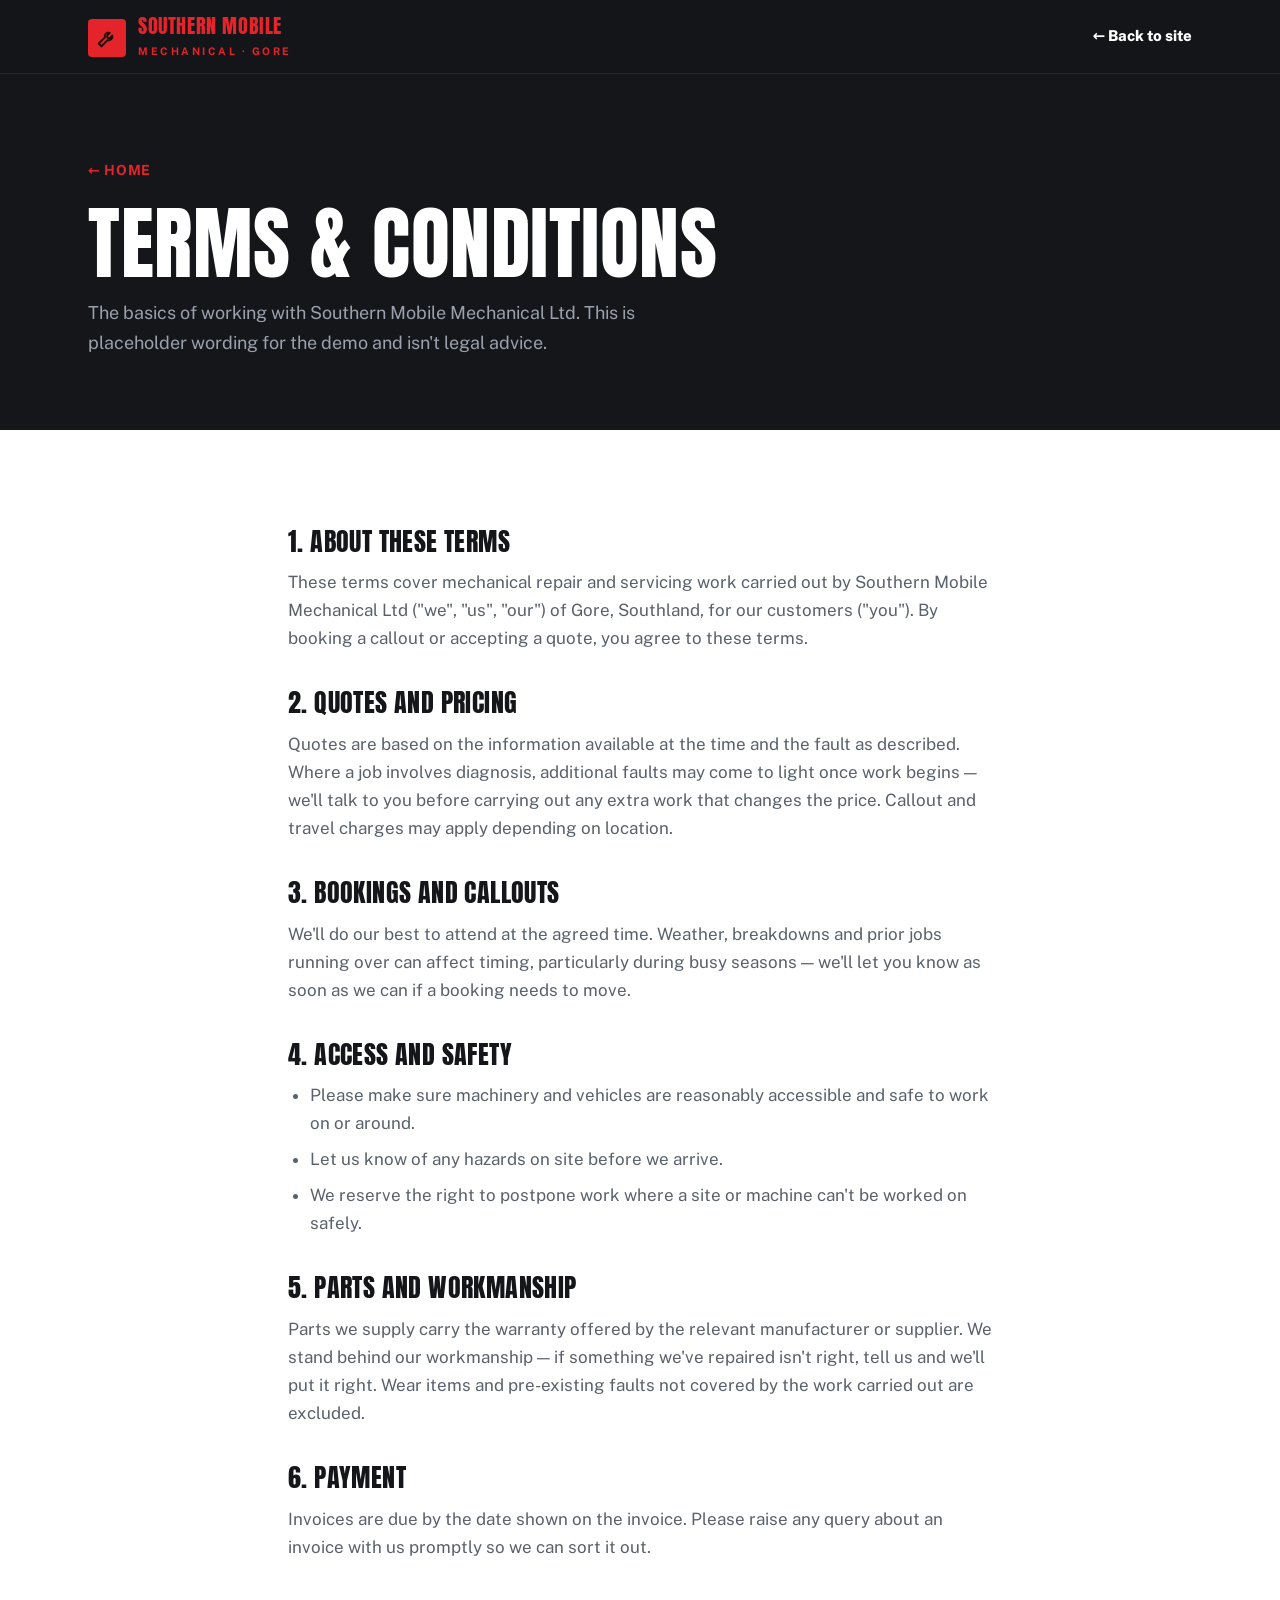
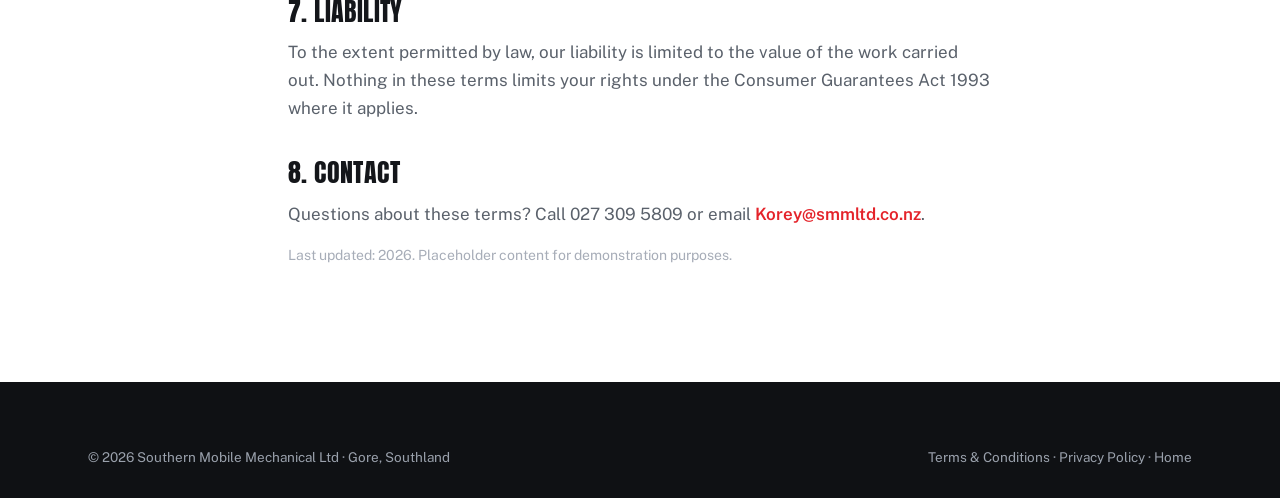
<file: terms.html>
<!DOCTYPE html>
<html lang="en-NZ">
<head>
<meta charset="UTF-8">
<meta name="viewport" content="width=device-width, initial-scale=1">
<title>Terms &amp; Conditions | Southern Mobile Mechanical Ltd</title>
<meta name="description" content="Terms and conditions for Southern Mobile Mechanical Ltd, Gore.">
<link rel="icon" href="favicon.svg" type="image/svg+xml">
<link rel="preconnect" href="https://fonts.googleapis.com">
<link rel="preconnect" href="https://fonts.gstatic.com" crossorigin>
<link href="https://fonts.googleapis.com/css2?family=Anton&family=Public+Sans:wght@400;500;600;700;800&display=swap" rel="stylesheet">
<link rel="stylesheet" href="styles.css">
</head>
<body>

<nav class="nav solid">
  <div class="wrap">
    <a href="index.html" class="brand">
      <span class="mark"><svg viewBox="0 0 24 24" fill="none" stroke="#1a0d05" stroke-width="2" stroke-linecap="round" stroke-linejoin="round"><path d="M14.7 6.3a4 4 0 0 0-5 5L3 18l3 3 6.7-6.7a4 4 0 0 0 5-5l-2.8 2.8-2.4-.4-.4-2.4 2.8-2.8z"/></svg></span>
      <span><b>Southern Mobile</b><span>Mechanical · Gore</span></span>
    </a>
    <a href="index.html" class="nav-phone">← Back to site</a>
  </div>
</nav>

<header class="subhead">
  <div class="wrap">
    <a href="index.html" class="back">← Home</a>
    <h1>Terms &amp; Conditions</h1>
    <p>The basics of working with Southern Mobile Mechanical Ltd. This is placeholder wording for the demo and isn't legal advice.</p>
  </div>
</header>

<section class="band band-paper">
  <div class="wrap prose">
    <h2>1. About these terms</h2>
    <p>These terms cover mechanical repair and servicing work carried out by Southern Mobile Mechanical Ltd ("we", "us", "our") of Gore, Southland, for our customers ("you"). By booking a callout or accepting a quote, you agree to these terms.</p>

    <h2>2. Quotes and pricing</h2>
    <p>Quotes are based on the information available at the time and the fault as described. Where a job involves diagnosis, additional faults may come to light once work begins — we'll talk to you before carrying out any extra work that changes the price. Callout and travel charges may apply depending on location.</p>

    <h2>3. Bookings and callouts</h2>
    <p>We'll do our best to attend at the agreed time. Weather, breakdowns and prior jobs running over can affect timing, particularly during busy seasons — we'll let you know as soon as we can if a booking needs to move.</p>

    <h2>4. Access and safety</h2>
    <ul>
      <li>Please make sure machinery and vehicles are reasonably accessible and safe to work on or around.</li>
      <li>Let us know of any hazards on site before we arrive.</li>
      <li>We reserve the right to postpone work where a site or machine can't be worked on safely.</li>
    </ul>

    <h2>5. Parts and workmanship</h2>
    <p>Parts we supply carry the warranty offered by the relevant manufacturer or supplier. We stand behind our workmanship — if something we've repaired isn't right, tell us and we'll put it right. Wear items and pre-existing faults not covered by the work carried out are excluded.</p>

    <h2>6. Payment</h2>
    <p>Invoices are due by the date shown on the invoice. Please raise any query about an invoice with us promptly so we can sort it out.</p>

    <h2>7. Liability</h2>
    <p>To the extent permitted by law, our liability is limited to the value of the work carried out. Nothing in these terms limits your rights under the Consumer Guarantees Act 1993 where it applies.</p>

    <h2>8. Contact</h2>
    <p>Questions about these terms? Call 027 309 5809 or email <a href="mailto:Korey@smmltd.co.nz" style="color:var(--accent);font-weight:600">Korey@smmltd.co.nz</a>.</p>

    <p class="muted">Last updated: 2026. Placeholder content for demonstration purposes.</p>
  </div>
</section>

<footer class="foot">
  <div class="wrap">
    <div class="foot-bottom" style="border-top:0;padding-top:0">
      <span>© <span id="yr"></span> Southern Mobile Mechanical Ltd · Gore, Southland</span>
      <span><a href="terms.html">Terms &amp; Conditions</a> · <a href="privacy.html">Privacy Policy</a> · <a href="index.html">Home</a></span>
    </div>
  </div>
</footer>
<script>document.getElementById('yr').textContent=new Date().getFullYear();</script>
</body>
</html>
</file>
<file: styles.css>
/* Southern Mobile Mechanical Ltd — Industrial theme
   Fonts: Anton (display) + Public Sans (body) | Accent: SMM logo red */

:root{
  --ink:#14161a;
  --charcoal:#1a1d22;
  --steel:#242830;
  --steel-line:#333944;
  --bone:#f3f1ec;
  --paper:#ffffff;
  --accent:#e4232a;
  --accent-deep:#bf1a20;
  --text:#16181c;
  --muted:#5a616b;
  --muted-light:#a7adb8;
  --on-dark:#eef0f3;
  --on-dark-muted:#9aa1ac;
  --radius:4px;
  --maxw:1200px;
  --nav-h:74px;
  --shadow:0 18px 44px -22px rgba(8,10,14,.55);
  --img-filter:saturate(.88) contrast(1.05) brightness(.95);
}

*{box-sizing:border-box;margin:0;padding:0}
html{scroll-behavior:smooth;-webkit-text-size-adjust:100%}
body{
  font-family:"Public Sans",system-ui,sans-serif;
  color:var(--text);
  background:var(--paper);
  line-height:1.65;
  font-size:17px;
  overflow-x:hidden;
}
img{display:block;max-width:100%;image-orientation:from-image}
a{color:inherit;text-decoration:none}
h1,h2,h3,.display{font-family:"Anton",Impact,sans-serif;font-weight:400;line-height:.98;letter-spacing:.5px;text-transform:uppercase}
section{position:relative}
.wrap{max-width:var(--maxw);margin:0 auto;padding:0 clamp(20px,5vw,48px)}

/* ---------- Eyebrow / headings ---------- */
.eyebrow{
  display:inline-flex;align-items:center;gap:10px;
  font-family:"Public Sans";font-weight:700;text-transform:uppercase;
  letter-spacing:.22em;font-size:12.5px;color:var(--accent);
  margin-bottom:18px;
}
.eyebrow::before{content:"";width:26px;height:2px;background:var(--accent)}
.eyebrow.center{justify-content:center}
.section-head{max-width:720px;margin-bottom:52px}
.section-head.center{margin-left:auto;margin-right:auto;text-align:center}
.section-head h2{font-size:clamp(34px,5vw,58px);color:var(--ink)}
.section-head.on-dark h2{color:#fff}
.section-head p{margin-top:18px;color:var(--muted);font-size:18px}
.on-dark .section-head p,.section-head.on-dark p{color:var(--on-dark-muted)}

/* ---------- Buttons ---------- */
.btn{
  display:inline-flex;align-items:center;justify-content:center;gap:10px;
  font-family:"Public Sans";font-weight:800;letter-spacing:.03em;
  font-size:15px;padding:15px 28px;border-radius:var(--radius);
  cursor:pointer;border:2px solid transparent;transition:.25s ease;
  text-transform:uppercase;white-space:nowrap;
}
.btn svg{width:18px;height:18px}
.btn-primary{background:var(--accent);color:#1a0d05;border-color:var(--accent)}
.btn-primary:hover{background:var(--accent-deep);border-color:var(--accent-deep);transform:translateY(-2px)}
.btn-ghost{background:transparent;color:#fff;border-color:rgba(255,255,255,.35)}
.btn-ghost:hover{border-color:#fff;background:rgba(255,255,255,.08)}
.btn-dark{background:var(--ink);color:#fff;border-color:var(--ink)}
.btn-dark:hover{background:var(--steel);transform:translateY(-2px)}
.btn-lg{padding:19px 36px;font-size:16px}
.btn-block{width:100%}

/* ---------- Nav ---------- */
.nav{
  position:fixed;top:0;left:0;right:0;z-index:60;height:var(--nav-h);
  display:flex;align-items:center;
  background:rgba(20,22,26,.82);backdrop-filter:blur(10px);
  border-bottom:1px solid rgba(255,255,255,.08);
  transition:background .3s ease;
}
.nav.solid{background:rgba(20,22,26,.97)}
.nav .wrap{display:flex;align-items:center;justify-content:space-between;width:100%}
.brand{display:flex;align-items:center;gap:12px;color:#fff}
.brand .mark{
  width:38px;height:38px;border-radius:var(--radius);flex:0 0 auto;
  background:var(--accent);display:grid;place-items:center;
}
.brand .mark svg{width:22px;height:22px}
.brand b{font-family:"Anton";font-weight:400;font-size:20px;letter-spacing:.6px;text-transform:uppercase;line-height:1}
.brand span{display:block;font-size:10.5px;letter-spacing:.24em;color:var(--accent);font-weight:700;text-transform:uppercase;margin-top:3px}
.brand-logo{height:52px;width:auto;display:block}
.foot .brand-logo{height:66px}
.sponsor-grid{display:grid;grid-template-columns:1fr 1fr;gap:20px;margin-top:36px}
.sponsor-grid img{width:100%;height:400px;object-fit:cover;border-radius:var(--radius);border:1px solid var(--steel-line)}
@media(max-width:700px){.sponsor-grid{grid-template-columns:1fr}.sponsor-grid img{height:300px}}
.foot-social{display:inline-flex;align-items:center;gap:9px;margin-top:16px;color:var(--on-dark-muted);font-weight:700;font-size:14px;transition:color .2s}
.foot-social:hover{color:var(--accent)}
.foot-social svg{width:20px;height:20px}
.nav-links{display:flex;align-items:center;gap:30px}
.nav-links a{color:var(--on-dark-muted);font-weight:600;font-size:14.5px;letter-spacing:.02em;transition:color .2s}
.nav-links a:hover{color:#fff}
.nav-phone{display:inline-flex;align-items:center;gap:9px;color:#fff;font-weight:800;font-size:15px}
.nav-phone svg{width:17px;height:17px;color:var(--accent)}
.nav-toggle{display:none;background:none;border:0;color:#fff;cursor:pointer}
.nav-toggle svg{width:28px;height:28px}
@media(max-width:900px){
  .nav-links{
    position:fixed;inset:var(--nav-h) 0 auto 0;flex-direction:column;gap:0;
    background:var(--ink);border-bottom:1px solid var(--steel-line);
    padding:8px 0;transform:translateY(-140%);transition:transform .35s ease;
  }
  .nav-links.open{transform:translateY(0)}
  .nav-links a{padding:15px 28px;width:100%;font-size:16px}
  .nav-links .nav-phone{padding:16px 28px}
  .nav-toggle{display:block}
}

/* ---------- Hero ---------- */
.hero{
  position:relative;min-height:100svh;display:flex;align-items:flex-end;
  background:var(--ink);color:#fff;overflow:hidden;
  padding-top:clamp(120px,15vh,170px);padding-bottom:clamp(56px,8vh,96px);
}
.hero-bg{position:absolute;inset:0;z-index:0}
.hero-slide{
  position:absolute;inset:0;background-size:cover;background-position:center;
  filter:var(--img-filter);opacity:0;transition:opacity 1.6s ease;
  transform:scale(1.06);animation:heroZoom 21s linear infinite;
}
.hero-slide.active{opacity:1}
@keyframes heroZoom{0%{transform:scale(1.04)}100%{transform:scale(1.14)}}
.hero-scrim{
  position:absolute;inset:0;z-index:1;
  background:
    linear-gradient(180deg,rgba(20,22,26,.5) 0%,rgba(20,22,26,.35) 42%,rgba(20,22,26,.9) 100%),
    linear-gradient(90deg,rgba(20,22,26,.78) 0%,rgba(20,22,26,.15) 65%);
}
.hero-inner{position:relative;z-index:2;width:100%}
.hero h1{
  font-size:clamp(44px,8.2vw,104px);color:#fff;max-width:16ch;
  text-shadow:0 4px 30px rgba(0,0,0,.35);
}
.hero h1 em{color:var(--accent);font-style:normal}
.hero p.lead{
  margin-top:24px;max-width:56ch;font-size:clamp(17px,2vw,20px);
  color:#dfe2e7;line-height:1.6;
}
.hero-cta{display:flex;flex-wrap:wrap;gap:14px;margin-top:34px}
.hero-meta{
  display:flex;flex-wrap:wrap;gap:28px;margin-top:40px;padding-top:26px;
  border-top:1px solid rgba(255,255,255,.14);
}
.hero-meta div{display:flex;flex-direction:column}
.hero-meta b{font-family:"Anton";font-weight:400;font-size:26px;color:var(--accent);letter-spacing:.5px}
.hero-meta span{font-size:12.5px;text-transform:uppercase;letter-spacing:.14em;color:var(--on-dark-muted);margin-top:4px}
.hero-dots{position:absolute;bottom:26px;right:clamp(20px,5vw,48px);z-index:3;display:flex;gap:9px}
.hero-dots button{width:30px;height:4px;border:0;background:rgba(255,255,255,.3);cursor:pointer;padding:0;transition:.3s}
.hero-dots button.on{background:var(--accent);width:44px}
@media(prefers-reduced-motion:reduce){
  .hero-slide{animation:none;transition:none}
  .hero-slide{transform:none}
}

/* ---------- Trust strip ---------- */
.trust{background:var(--accent);color:#1a0d05}
.trust .wrap{display:grid;grid-template-columns:repeat(3,1fr);gap:0}
.trust-item{display:flex;gap:16px;align-items:flex-start;padding:34px 30px;border-right:1px solid rgba(0,0,0,.14)}
.trust-item:last-child{border-right:0}
.trust-item svg{width:30px;height:30px;flex:0 0 auto;margin-top:2px}
.trust-item h3{font-family:"Public Sans";font-weight:800;text-transform:uppercase;font-size:15px;letter-spacing:.05em}
.trust-item p{font-size:14.5px;line-height:1.5;margin-top:5px;color:rgba(26,13,5,.82);font-weight:500}
@media(max-width:820px){.trust .wrap{grid-template-columns:1fr}.trust-item{border-right:0;border-bottom:1px solid rgba(0,0,0,.14)}.trust-item:last-child{border-bottom:0}}

/* ---------- Generic section padding / bands ---------- */
.band{padding:clamp(72px,11vh,128px) 0}
.band-bone{background:var(--bone)}
.band-paper{background:var(--paper)}
.band-dark{background:var(--ink);color:var(--on-dark)}
.band-steel{background:var(--charcoal);color:var(--on-dark)}

/* ---------- Services ---------- */
.svc-grid{display:grid;grid-template-columns:repeat(3,1fr);gap:20px}
@media(max-width:920px){.svc-grid{grid-template-columns:repeat(2,1fr)}}
@media(max-width:600px){.svc-grid{grid-template-columns:1fr}}
.svc-card{
  background:var(--paper);border:1px solid #e5e2da;border-radius:var(--radius);
  padding:32px 28px 30px;transition:.28s ease;position:relative;overflow:hidden;
}
.band-bone .svc-card{background:#fff}
.svc-card::before{content:"";position:absolute;left:0;top:0;height:3px;width:0;background:var(--accent);transition:width .35s ease}
.svc-card:hover{transform:translateY(-5px);box-shadow:var(--shadow);border-color:#d8d4ca}
.svc-card:hover::before{width:100%}
.svc-num{font-family:"Anton";font-weight:400;font-size:15px;color:var(--muted-light);letter-spacing:1px}
.svc-ico{width:52px;height:52px;border-radius:var(--radius);background:var(--ink);display:grid;place-items:center;margin:14px 0 20px}
.svc-ico svg{width:26px;height:26px;color:var(--accent)}
.svc-card h3{font-size:21px;color:var(--ink);letter-spacing:.4px}
.svc-card p{margin-top:11px;color:var(--muted);font-size:15.5px;line-height:1.55}

/* ---------- About ---------- */
.about-grid{display:grid;grid-template-columns:1fr 1.05fr;gap:clamp(36px,6vw,80px);align-items:center}
@media(max-width:900px){.about-grid{grid-template-columns:1fr;gap:40px}}
.about-media{position:relative}
.about-media img{width:100%;aspect-ratio:4/5;object-fit:cover;border-radius:var(--radius);filter:var(--img-filter)}
.about-media .tag{
  position:absolute;left:-14px;bottom:26px;background:var(--accent);color:#1a0d05;
  padding:16px 22px;border-radius:var(--radius);box-shadow:var(--shadow);
}
.about-media .tag b{font-family:"Anton";font-weight:400;font-size:30px;display:block;line-height:1}
.about-media .tag span{font-size:11.5px;text-transform:uppercase;letter-spacing:.12em;font-weight:700}
.about-copy h2{font-size:clamp(32px,4.6vw,54px);color:var(--ink)}
.about-copy p{margin-top:18px;color:var(--muted);font-size:16.5px}
.checklist{list-style:none;margin-top:28px;display:grid;gap:14px}
.checklist li{display:flex;gap:13px;align-items:flex-start;font-weight:600;color:var(--text)}
.checklist svg{width:23px;height:23px;flex:0 0 auto;color:var(--accent);margin-top:1px}

/* ---------- Crew ---------- */
.crew-grid{display:grid;grid-template-columns:repeat(3,1fr);gap:20px}
@media(max-width:820px){.crew-grid{grid-template-columns:1fr}}
.crew-card{
  background:var(--steel);border:1px solid var(--steel-line);border-radius:var(--radius);
  padding:34px 30px;transition:.28s ease;
}
.crew-card:hover{transform:translateY(-5px);border-color:var(--accent)}
.avatar{
  width:70px;height:70px;border-radius:50%;background:var(--ink);
  display:grid;place-items:center;border:2px solid var(--accent);
  font-family:"Anton";font-weight:400;font-size:26px;color:var(--accent);letter-spacing:1px;margin-bottom:20px;
}
.crew-card h3{color:#fff;font-size:20px;letter-spacing:.4px}
.crew-card .role{color:var(--accent);font-weight:700;font-size:12.5px;text-transform:uppercase;letter-spacing:.14em;margin-top:6px}
.crew-card p{color:var(--on-dark-muted);font-size:15px;margin-top:14px;line-height:1.55}

/* ---------- Reviews ---------- */
.rev-grid{display:grid;grid-template-columns:repeat(3,1fr);gap:20px}
@media(max-width:900px){.rev-grid{grid-template-columns:1fr}}
.rev-card{background:#fff;border:1px solid #e5e2da;border-radius:var(--radius);padding:30px 28px;display:flex;flex-direction:column}
.stars{display:flex;gap:3px;color:var(--accent);margin-bottom:16px}
.stars svg{width:19px;height:19px}
.rev-card p{color:var(--text);font-size:16px;line-height:1.6;flex:1}
.rev-card .who{margin-top:20px;padding-top:16px;border-top:1px solid #ece9e2;font-weight:700;color:var(--ink)}
.rev-card .who span{display:block;font-weight:500;color:var(--muted);font-size:13.5px;margin-top:2px}

/* ---------- Review funnel banner ---------- */
.funnel{background:var(--ink);color:#fff;text-align:center;padding:clamp(56px,9vh,96px) 0;position:relative;overflow:hidden}
.funnel::after{content:"";position:absolute;inset:0;background:radial-gradient(ellipse at 50% -10%,rgba(255,90,30,.22),transparent 60%)}
.funnel .wrap{position:relative;z-index:1}
.funnel .stars{justify-content:center;margin:0 auto 20px}
.funnel .stars svg{width:32px;height:32px}
.funnel h2{font-size:clamp(30px,4.6vw,52px)}
.funnel p{color:var(--on-dark-muted);max-width:52ch;margin:16px auto 30px;font-size:17px}

/* ---------- Contact ---------- */
.contact-grid{display:grid;grid-template-columns:1fr 1fr;gap:clamp(32px,5vw,60px);align-items:start}
@media(max-width:900px){.contact-grid{grid-template-columns:1fr;gap:34px}}
.contact-info h2{font-size:clamp(32px,4.6vw,54px);color:#fff}
.contact-info p.sub{color:var(--on-dark-muted);margin-top:16px;font-size:17px;max-width:44ch}
.contact-lines{margin-top:32px;display:grid;gap:6px}
.cline{display:flex;gap:16px;align-items:flex-start;padding:18px 0;border-top:1px solid var(--steel-line)}
.cline:last-child{border-bottom:1px solid var(--steel-line)}
.cline svg{width:22px;height:22px;color:var(--accent);flex:0 0 auto;margin-top:3px}
.cline b{display:block;color:#fff;font-size:12px;text-transform:uppercase;letter-spacing:.16em}
.cline span,.cline a{color:var(--on-dark);font-size:18px;font-weight:600}
.cline a:hover{color:var(--accent)}
.contact-action{
  background:var(--steel);border:1px solid var(--steel-line);border-radius:var(--radius);
  padding:clamp(28px,4vw,42px);
}
.contact-action h3{color:#fff;font-size:24px;letter-spacing:.4px}
.contact-action p{color:var(--on-dark-muted);margin:12px 0 26px;font-size:15.5px}
.contact-action .btn{margin-bottom:14px}
.contact-action .note{font-size:13px;color:var(--muted-light);margin:6px 0 0;text-align:center}

/* ---------- Footer ---------- */
.foot{background:#0f1114;color:var(--on-dark-muted);padding:64px 0 30px}
.foot-top{display:grid;grid-template-columns:1.5fr 1fr 1fr;gap:40px;padding-bottom:40px;border-bottom:1px solid #23272e}
@media(max-width:760px){.foot-top{grid-template-columns:1fr;gap:30px}}
.foot .brand{margin-bottom:18px}
.foot-col h4{color:#fff;font-family:"Public Sans";font-weight:800;text-transform:uppercase;letter-spacing:.1em;font-size:13px;margin-bottom:16px}
.foot-col a,.foot-col p{display:block;color:var(--on-dark-muted);font-size:15px;margin-bottom:10px;transition:color .2s}
.foot-col a:hover{color:var(--accent)}
.foot-blurb{font-size:15px;line-height:1.6;max-width:40ch}
.foot-bottom{display:flex;justify-content:space-between;gap:16px;flex-wrap:wrap;padding-top:26px;font-size:13.5px}
.foot-bottom a{color:var(--on-dark-muted)}
.foot-bottom a:hover{color:#fff}

/* ---------- Intro overlay ---------- */
.intro{position:fixed;inset:0;z-index:200;background:var(--ink);display:grid;place-items:center;transition:opacity .7s ease,visibility .7s}
.intro.hide{opacity:0;visibility:hidden}
.intro-mark{display:flex;flex-direction:column;align-items:center;gap:18px}
.intro-mark .m{width:64px;height:64px;border-radius:var(--radius);background:var(--accent);display:grid;place-items:center;animation:introPulse 1.4s ease-in-out infinite}
.intro-mark .m svg{width:38px;height:38px}
.intro-mark b{font-family:"Anton";color:#fff;font-size:22px;letter-spacing:2px;text-transform:uppercase}
.intro-bar{width:150px;height:3px;background:var(--steel);overflow:hidden}
.intro-bar i{display:block;height:100%;width:40%;background:var(--accent);animation:introBar 1.1s ease-in-out infinite}
@keyframes introPulse{0%,100%{transform:scale(1)}50%{transform:scale(.9)}}
@keyframes introBar{0%{transform:translateX(-120%)}100%{transform:translateX(320%)}}

/* ---------- Reveal on scroll ---------- */
.reveal{opacity:0;transform:translateY(26px);transition:opacity .7s ease,transform .7s ease}
.reveal.in{opacity:1;transform:none}
@media(prefers-reduced-motion:reduce){.reveal{opacity:1;transform:none;transition:none}.intro{display:none}}

/* ---------- Subpage header ---------- */
.subhead{background:var(--ink);color:#fff;padding:calc(var(--nav-h) + clamp(56px,9vh,96px)) 0 clamp(48px,8vh,84px)}
.subhead h1{font-size:clamp(40px,7vw,80px)}
.subhead p{color:var(--on-dark-muted);margin-top:16px;max-width:56ch;font-size:18px}
.subhead .back{color:var(--accent);font-weight:700;font-size:14px;letter-spacing:.05em;text-transform:uppercase;display:inline-flex;gap:8px;margin-bottom:22px}

/* ---------- Legal prose ---------- */
.prose{max-width:800px}
.prose h2{font-size:26px;color:var(--ink);margin:38px 0 14px;letter-spacing:.4px}
.prose h2:first-child{margin-top:0}
.prose p{color:var(--muted);margin-bottom:16px}
.prose ul{margin:0 0 16px 22px;color:var(--muted)}
.prose li{margin-bottom:8px}
.prose .muted{font-size:14px;color:var(--muted-light)}

/* ---------- Review star funnel ---------- */
.review-shell{min-height:100vh;display:flex;align-items:center;justify-content:center;background:var(--ink);padding:calc(var(--nav-h) + 40px) 20px 60px;color:#fff}
.review-card{max-width:560px;width:100%;text-align:center}
.review-card .eyebrow{justify-content:center}
.review-card h1{font-size:clamp(34px,6vw,58px)}
.review-card>p{color:var(--on-dark-muted);margin:16px auto 40px;max-width:44ch;font-size:17px}
.starpick{display:flex;justify-content:center;gap:10px;margin-bottom:36px}
.starpick button{background:var(--steel);border:1px solid var(--steel-line);border-radius:var(--radius);width:66px;height:66px;cursor:pointer;display:grid;place-items:center;transition:.2s;padding:0}
.starpick button svg{width:34px;height:34px;color:var(--muted-light);transition:.2s}
.starpick button:hover{transform:translateY(-4px);border-color:var(--accent)}
.starpick.hot button svg{color:var(--accent)}
.review-hint{color:var(--muted-light);font-size:14px}
.review-card .backlink{display:inline-block;margin-top:34px;color:var(--on-dark-muted);font-weight:600;font-size:14px}
.review-card .backlink:hover{color:#fff}

/* ---------- Private feedback form ---------- */
.form-shell{min-height:100vh;display:flex;align-items:center;justify-content:center;background:var(--bone);padding:calc(var(--nav-h) + 40px) 20px 60px}
.form-card{max-width:600px;width:100%;background:#fff;border:1px solid #e5e2da;border-radius:var(--radius);padding:clamp(28px,5vw,48px);box-shadow:var(--shadow)}
.form-card .eyebrow{margin-bottom:14px}
.form-card h1{font-size:clamp(30px,5vw,46px);color:var(--ink)}
.form-card>p{color:var(--muted);margin:14px 0 30px}
.field{margin-bottom:20px}
.field label{display:block;font-weight:700;font-size:13.5px;text-transform:uppercase;letter-spacing:.08em;color:var(--ink);margin-bottom:8px}
.field input,.field textarea{
  width:100%;padding:14px 16px;border:1.5px solid #d9d5cc;border-radius:var(--radius);
  font-family:inherit;font-size:16px;color:var(--text);background:#fbfaf7;transition:.2s;
}
.field input:focus,.field textarea:focus{outline:0;border-color:var(--accent);background:#fff;box-shadow:0 0 0 3px rgba(255,90,30,.12)}
.field textarea{resize:vertical;min-height:130px}
.rating-display{display:flex;gap:5px;align-items:center;color:var(--accent);font-weight:700}
.rating-display svg{width:22px;height:22px}
.form-success{display:none;text-align:center;padding:20px 0}
.form-success.show{display:block}
.form-success .ok{width:74px;height:74px;border-radius:50%;background:var(--accent);display:grid;place-items:center;margin:0 auto 22px}
.form-success .ok svg{width:40px;height:40px;color:#fff}
.form-success h2{font-size:32px;color:var(--ink)}
.form-success p{color:var(--muted);margin:14px 0 26px}
</file>
